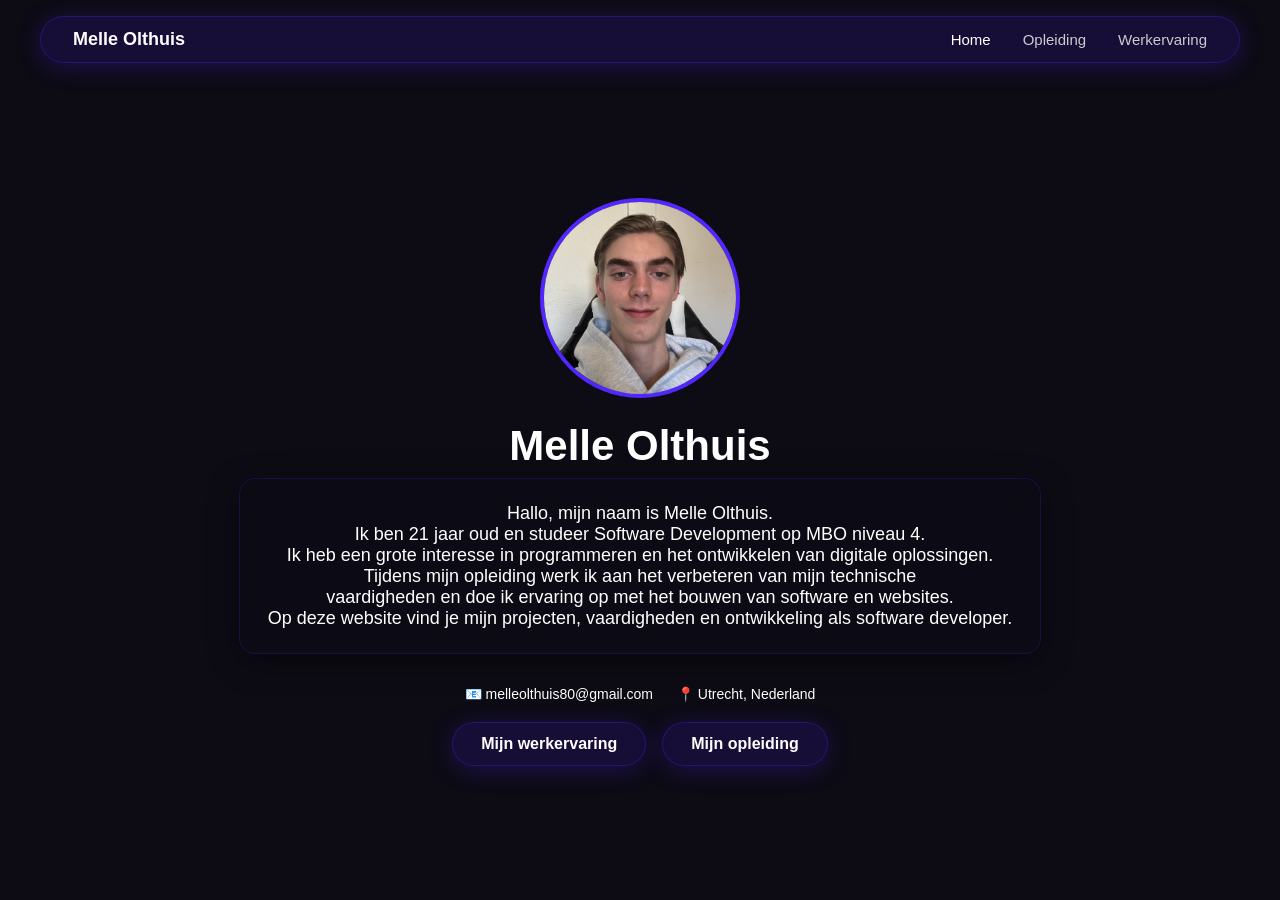
<file: index.html>
<!DOCTYPE html>
<html lang="nl">
<head>
    <meta charset="UTF-8">
    <meta name="viewport" content="width=device-width, initial-scale=1.0">
    <meta name="referrer" content="no-referrer">
    <title>Melle Olthuis – CV</title>
    <link rel="stylesheet" href="style.css">
</head>
<body class="home-page">

    <canvas id="fluid"></canvas>

    <nav>
        <a href="index.html" class="brand">Melle Olthuis</a>
        <a href="index.html" class="active">Home</a>
        <a href="opleiding.html">Opleiding</a>
        <a href="werkervaring.html">Werkervaring</a>
    </nav>

    <div class="hero">
        <div class="hero-content">
            <img class="avatar" src="IMG_7895.jpeg" alt="Foto van Melle Olthuis">
            <h1>Melle Olthuis</h1>
            <p class="subtitle">
                Hallo, mijn naam is Melle Olthuis.<br>
                Ik ben 21 jaar oud en studeer Software Development op MBO niveau 4.<br>
                Ik heb een grote interesse in programmeren en het ontwikkelen van digitale oplossingen.<br>
                Tijdens mijn opleiding werk ik aan het verbeteren van mijn technische<br> vaardigheden en doe ik ervaring op met het bouwen van software en websites.<br>
                Op deze website vind je mijn projecten, vaardigheden en ontwikkeling als software developer.
            </p>
            <div class="contact-bar">
                <span>📧 melleolthuis80@gmail.com</span>
                <span>📍 Utrecht, Nederland</span>
            </div>
            <div class="cta-links">
                <a href="werkervaring.html" class="btn-primary">Mijn werkervaring</a>
                <a href="opleiding.html" class="btn-secondary">Mijn opleiding</a>
            </div>
        </div>
    </div>

    <script>
    (function () {
        const canvas = document.getElementById('fluid');
        if (!canvas) return;

        function pointerPrototype() {
            this.id = -1;
            this.texcoordX = 0;
            this.texcoordY = 0;
            this.prevTexcoordX = 0;
            this.prevTexcoordY = 0;
            this.deltaX = 0;
            this.deltaY = 0;
            this.down = false;
            this.moved = false;
            this.color = [0, 0, 0];
        }

        const config = {
            SIM_RESOLUTION: 128,
            DYE_RESOLUTION: 1440,
            DENSITY_DISSIPATION: 3.5,
            VELOCITY_DISSIPATION: 2,
            PRESSURE: 0.1,
            PRESSURE_ITERATIONS: 20,
            CURL: 3,
            SPLAT_RADIUS: 0.2,
            SPLAT_FORCE: 6000,
            SHADING: true,
            COLOR_UPDATE_SPEED: 10,
            PAUSED: false,
            TRANSPARENT: true
        };

        let pointers = [new pointerPrototype()];

        const { gl, ext } = getWebGLContext(canvas);
        if (!ext.supportLinearFiltering) {
            config.DYE_RESOLUTION = 256;
            config.SHADING = false;
        }

        function getWebGLContext(canvas) {
            const params = { alpha: true, depth: false, stencil: false, antialias: false, preserveDrawingBuffer: false };
            let gl = canvas.getContext('webgl2', params);
            const isWebGL2 = !!gl;
            if (!isWebGL2) gl = canvas.getContext('webgl', params) || canvas.getContext('experimental-webgl', params);
            let halfFloat;
            let supportLinearFiltering;
            if (isWebGL2) {
                gl.getExtension('EXT_color_buffer_float');
                supportLinearFiltering = gl.getExtension('OES_texture_float_linear');
            } else {
                halfFloat = gl.getExtension('OES_texture_half_float');
                supportLinearFiltering = gl.getExtension('OES_texture_half_float_linear');
            }
            gl.clearColor(0.0, 0.0, 0.0, 1.0);
            const halfFloatTexType = isWebGL2 ? gl.HALF_FLOAT : halfFloat && halfFloat.HALF_FLOAT_OES;
            let formatRGBA, formatRG, formatR;
            if (isWebGL2) {
                formatRGBA = getSupportedFormat(gl, gl.RGBA16F, gl.RGBA, halfFloatTexType);
                formatRG   = getSupportedFormat(gl, gl.RG16F,   gl.RG,   halfFloatTexType);
                formatR    = getSupportedFormat(gl, gl.R16F,    gl.RED,  halfFloatTexType);
            } else {
                formatRGBA = getSupportedFormat(gl, gl.RGBA, gl.RGBA, halfFloatTexType);
                formatRG   = getSupportedFormat(gl, gl.RGBA, gl.RGBA, halfFloatTexType);
                formatR    = getSupportedFormat(gl, gl.RGBA, gl.RGBA, halfFloatTexType);
            }
            return { gl, ext: { formatRGBA, formatRG, formatR, halfFloatTexType, supportLinearFiltering } };
        }

        function getSupportedFormat(gl, internalFormat, format, type) {
            if (!supportRenderTextureFormat(gl, internalFormat, format, type)) {
                switch (internalFormat) {
                    case gl.R16F:  return getSupportedFormat(gl, gl.RG16F,   gl.RG,   type);
                    case gl.RG16F: return getSupportedFormat(gl, gl.RGBA16F, gl.RGBA, type);
                    default: return null;
                }
            }
            return { internalFormat, format };
        }

        function supportRenderTextureFormat(gl, internalFormat, format, type) {
            const texture = gl.createTexture();
            gl.bindTexture(gl.TEXTURE_2D, texture);
            gl.texParameteri(gl.TEXTURE_2D, gl.TEXTURE_MIN_FILTER, gl.NEAREST);
            gl.texParameteri(gl.TEXTURE_2D, gl.TEXTURE_MAG_FILTER, gl.NEAREST);
            gl.texParameteri(gl.TEXTURE_2D, gl.TEXTURE_WRAP_S, gl.CLAMP_TO_EDGE);
            gl.texParameteri(gl.TEXTURE_2D, gl.TEXTURE_WRAP_T, gl.CLAMP_TO_EDGE);
            gl.texImage2D(gl.TEXTURE_2D, 0, internalFormat, 4, 4, 0, format, type, null);
            const fbo = gl.createFramebuffer();
            gl.bindFramebuffer(gl.FRAMEBUFFER, fbo);
            gl.framebufferTexture2D(gl.FRAMEBUFFER, gl.COLOR_ATTACHMENT0, gl.TEXTURE_2D, texture, 0);
            return gl.checkFramebufferStatus(gl.FRAMEBUFFER) === gl.FRAMEBUFFER_COMPLETE;
        }

        class Material {
            constructor(vertexShader, fragmentShaderSource) {
                this.vertexShader = vertexShader;
                this.fragmentShaderSource = fragmentShaderSource;
                this.programs = [];
                this.activeProgram = null;
                this.uniforms = [];
            }
            setKeywords(keywords) {
                let hash = 0;
                for (let i = 0; i < keywords.length; i++) hash += hashCode(keywords[i]);
                let program = this.programs[hash];
                if (program == null) {
                    let fragmentShader = compileShader(gl.FRAGMENT_SHADER, this.fragmentShaderSource, keywords);
                    program = createProgram(this.vertexShader, fragmentShader);
                    this.programs[hash] = program;
                }
                if (program === this.activeProgram) return;
                this.uniforms = getUniforms(program);
                this.activeProgram = program;
            }
            bind() { gl.useProgram(this.activeProgram); }
        }

        class Program {
            constructor(vertexShader, fragmentShader) {
                this.uniforms = {};
                this.program = createProgram(vertexShader, fragmentShader);
                this.uniforms = getUniforms(this.program);
            }
            bind() { gl.useProgram(this.program); }
        }

        function createProgram(vertexShader, fragmentShader) {
            let program = gl.createProgram();
            gl.attachShader(program, vertexShader);
            gl.attachShader(program, fragmentShader);
            gl.linkProgram(program);
            if (!gl.getProgramParameter(program, gl.LINK_STATUS)) console.trace(gl.getProgramInfoLog(program));
            return program;
        }

        function getUniforms(program) {
            let uniforms = [];
            let uniformCount = gl.getProgramParameter(program, gl.ACTIVE_UNIFORMS);
            for (let i = 0; i < uniformCount; i++) {
                let uniformName = gl.getActiveUniform(program, i).name;
                uniforms[uniformName] = gl.getUniformLocation(program, uniformName);
            }
            return uniforms;
        }

        function compileShader(type, source, keywords) {
            source = addKeywords(source, keywords);
            const shader = gl.createShader(type);
            gl.shaderSource(shader, source);
            gl.compileShader(shader);
            if (!gl.getShaderParameter(shader, gl.COMPILE_STATUS)) console.trace(gl.getShaderInfoLog(shader));
            return shader;
        }

        function addKeywords(source, keywords) {
            if (!keywords) return source;
            let keywordsString = '';
            keywords.forEach(keyword => { keywordsString += '#define ' + keyword + '\n'; });
            return keywordsString + source;
        }

        function hashCode(s) {
            if (s.length === 0) return 0;
            let hash = 0;
            for (let i = 0; i < s.length; i++) {
                hash = (hash << 5) - hash + s.charCodeAt(i);
                hash |= 0;
            }
            return hash;
        }

        const baseVertexShader = compileShader(gl.VERTEX_SHADER, `
            precision highp float;
            attribute vec2 aPosition;
            varying vec2 vUv;
            varying vec2 vL;
            varying vec2 vR;
            varying vec2 vT;
            varying vec2 vB;
            uniform vec2 texelSize;
            void main () {
                vUv = aPosition * 0.5 + 0.5;
                vL = vUv - vec2(texelSize.x, 0.0);
                vR = vUv + vec2(texelSize.x, 0.0);
                vT = vUv + vec2(0.0, texelSize.y);
                vB = vUv - vec2(0.0, texelSize.y);
                gl_Position = vec4(aPosition, 0.0, 1.0);
            }
        `);

        const copyShader = compileShader(gl.FRAGMENT_SHADER, `
            precision mediump float;
            precision mediump sampler2D;
            varying highp vec2 vUv;
            uniform sampler2D uTexture;
            void main () { gl_FragColor = texture2D(uTexture, vUv); }
        `);

        const clearShader = compileShader(gl.FRAGMENT_SHADER, `
            precision mediump float;
            precision mediump sampler2D;
            varying highp vec2 vUv;
            uniform sampler2D uTexture;
            uniform float value;
            void main () { gl_FragColor = value * texture2D(uTexture, vUv); }
        `);

        const displayShaderSource = `
            precision highp float;
            precision highp sampler2D;
            varying vec2 vUv;
            varying vec2 vL;
            varying vec2 vR;
            varying vec2 vT;
            varying vec2 vB;
            uniform sampler2D uTexture;
            uniform vec2 texelSize;
            void main () {
                vec3 c = texture2D(uTexture, vUv).rgb;
                #ifdef SHADING
                    vec3 lc = texture2D(uTexture, vL).rgb;
                    vec3 rc = texture2D(uTexture, vR).rgb;
                    vec3 tc = texture2D(uTexture, vT).rgb;
                    vec3 bc = texture2D(uTexture, vB).rgb;
                    float dx = length(rc) - length(lc);
                    float dy = length(tc) - length(bc);
                    vec3 n = normalize(vec3(dx, dy, length(texelSize)));
                    vec3 l = vec3(0.0, 0.0, 1.0);
                    float diffuse = clamp(dot(n, l) + 0.7, 0.7, 1.0);
                    c *= diffuse;
                #endif
                float a = max(c.r, max(c.g, c.b));
                gl_FragColor = vec4(c, a);
            }
        `;

        const splatShader = compileShader(gl.FRAGMENT_SHADER, `
            precision highp float;
            precision highp sampler2D;
            varying vec2 vUv;
            uniform sampler2D uTarget;
            uniform float aspectRatio;
            uniform vec3 color;
            uniform vec2 point;
            uniform float radius;
            void main () {
                vec2 p = vUv - point.xy;
                p.x *= aspectRatio;
                vec3 splat = exp(-dot(p, p) / radius) * color;
                vec3 base = texture2D(uTarget, vUv).xyz;
                gl_FragColor = vec4(base + splat, 1.0);
            }
        `);

        const advectionShader = compileShader(gl.FRAGMENT_SHADER, `
            precision highp float;
            precision highp sampler2D;
            varying vec2 vUv;
            uniform sampler2D uVelocity;
            uniform sampler2D uSource;
            uniform vec2 texelSize;
            uniform vec2 dyeTexelSize;
            uniform float dt;
            uniform float dissipation;
            vec4 bilerp (sampler2D sam, vec2 uv, vec2 tsize) {
                vec2 st = uv / tsize - 0.5;
                vec2 iuv = floor(st);
                vec2 fuv = fract(st);
                vec4 a = texture2D(sam, (iuv + vec2(0.5, 0.5)) * tsize);
                vec4 b = texture2D(sam, (iuv + vec2(1.5, 0.5)) * tsize);
                vec4 c = texture2D(sam, (iuv + vec2(0.5, 1.5)) * tsize);
                vec4 d = texture2D(sam, (iuv + vec2(1.5, 1.5)) * tsize);
                return mix(mix(a, b, fuv.x), mix(c, d, fuv.x), fuv.y);
            }
            void main () {
                #ifdef MANUAL_FILTERING
                    vec2 coord = vUv - dt * bilerp(uVelocity, vUv, texelSize).xy * texelSize;
                    vec4 result = bilerp(uSource, coord, dyeTexelSize);
                #else
                    vec2 coord = vUv - dt * texture2D(uVelocity, vUv).xy * texelSize;
                    vec4 result = texture2D(uSource, coord);
                #endif
                float decay = 1.0 + dissipation * dt;
                gl_FragColor = result / decay;
            }
        `, ext.supportLinearFiltering ? null : ['MANUAL_FILTERING']);

        const divergenceShader = compileShader(gl.FRAGMENT_SHADER, `
            precision mediump float;
            precision mediump sampler2D;
            varying highp vec2 vUv;
            varying highp vec2 vL;
            varying highp vec2 vR;
            varying highp vec2 vT;
            varying highp vec2 vB;
            uniform sampler2D uVelocity;
            void main () {
                float L = texture2D(uVelocity, vL).x;
                float R = texture2D(uVelocity, vR).x;
                float T = texture2D(uVelocity, vT).y;
                float B = texture2D(uVelocity, vB).y;
                vec2 C = texture2D(uVelocity, vUv).xy;
                if (vL.x < 0.0) { L = -C.x; }
                if (vR.x > 1.0) { R = -C.x; }
                if (vT.y > 1.0) { T = -C.y; }
                if (vB.y < 0.0) { B = -C.y; }
                float div = 0.5 * (R - L + T - B);
                gl_FragColor = vec4(div, 0.0, 0.0, 1.0);
            }
        `);

        const curlShader = compileShader(gl.FRAGMENT_SHADER, `
            precision mediump float;
            precision mediump sampler2D;
            varying highp vec2 vUv;
            varying highp vec2 vL;
            varying highp vec2 vR;
            varying highp vec2 vT;
            varying highp vec2 vB;
            uniform sampler2D uVelocity;
            void main () {
                float L = texture2D(uVelocity, vL).y;
                float R = texture2D(uVelocity, vR).y;
                float T = texture2D(uVelocity, vT).x;
                float B = texture2D(uVelocity, vB).x;
                float vorticity = R - L - T + B;
                gl_FragColor = vec4(0.5 * vorticity, 0.0, 0.0, 1.0);
            }
        `);

        const vorticityShader = compileShader(gl.FRAGMENT_SHADER, `
            precision highp float;
            precision highp sampler2D;
            varying vec2 vUv;
            varying vec2 vL;
            varying vec2 vR;
            varying vec2 vT;
            varying vec2 vB;
            uniform sampler2D uVelocity;
            uniform sampler2D uCurl;
            uniform float curl;
            uniform float dt;
            void main () {
                float L = texture2D(uCurl, vL).x;
                float R = texture2D(uCurl, vR).x;
                float T = texture2D(uCurl, vT).x;
                float B = texture2D(uCurl, vB).x;
                float C = texture2D(uCurl, vUv).x;
                vec2 force = 0.5 * vec2(abs(T) - abs(B), abs(R) - abs(L));
                force /= length(force) + 0.0001;
                force *= curl * C;
                force.y *= -1.0;
                vec2 velocity = texture2D(uVelocity, vUv).xy;
                velocity += force * dt;
                velocity = min(max(velocity, -1000.0), 1000.0);
                gl_FragColor = vec4(velocity, 0.0, 1.0);
            }
        `);

        const pressureShader = compileShader(gl.FRAGMENT_SHADER, `
            precision mediump float;
            precision mediump sampler2D;
            varying highp vec2 vUv;
            varying highp vec2 vL;
            varying highp vec2 vR;
            varying highp vec2 vT;
            varying highp vec2 vB;
            uniform sampler2D uPressure;
            uniform sampler2D uDivergence;
            void main () {
                float L = texture2D(uPressure, vL).x;
                float R = texture2D(uPressure, vR).x;
                float T = texture2D(uPressure, vT).x;
                float B = texture2D(uPressure, vB).x;
                float divergence = texture2D(uDivergence, vUv).x;
                float pressure = (L + R + B + T - divergence) * 0.25;
                gl_FragColor = vec4(pressure, 0.0, 0.0, 1.0);
            }
        `);

        const gradientSubtractShader = compileShader(gl.FRAGMENT_SHADER, `
            precision mediump float;
            precision mediump sampler2D;
            varying highp vec2 vUv;
            varying highp vec2 vL;
            varying highp vec2 vR;
            varying highp vec2 vT;
            varying highp vec2 vB;
            uniform sampler2D uPressure;
            uniform sampler2D uVelocity;
            void main () {
                float L = texture2D(uPressure, vL).x;
                float R = texture2D(uPressure, vR).x;
                float T = texture2D(uPressure, vT).x;
                float B = texture2D(uPressure, vB).x;
                vec2 velocity = texture2D(uVelocity, vUv).xy;
                velocity.xy -= vec2(R - L, T - B);
                gl_FragColor = vec4(velocity, 0.0, 1.0);
            }
        `);

        const blit = (() => {
            gl.bindBuffer(gl.ARRAY_BUFFER, gl.createBuffer());
            gl.bufferData(gl.ARRAY_BUFFER, new Float32Array([-1, -1, -1, 1, 1, 1, 1, -1]), gl.STATIC_DRAW);
            gl.bindBuffer(gl.ELEMENT_ARRAY_BUFFER, gl.createBuffer());
            gl.bufferData(gl.ELEMENT_ARRAY_BUFFER, new Uint16Array([0, 1, 2, 0, 2, 3]), gl.STATIC_DRAW);
            gl.vertexAttribPointer(0, 2, gl.FLOAT, false, 0, 0);
            gl.enableVertexAttribArray(0);
            return (target, clear = false) => {
                if (target == null) {
                    gl.viewport(0, 0, gl.drawingBufferWidth, gl.drawingBufferHeight);
                    gl.bindFramebuffer(gl.FRAMEBUFFER, null);
                } else {
                    gl.viewport(0, 0, target.width, target.height);
                    gl.bindFramebuffer(gl.FRAMEBUFFER, target.fbo);
                }
                if (clear) {
                    gl.clearColor(0.0, 0.0, 0.0, 1.0);
                    gl.clear(gl.COLOR_BUFFER_BIT);
                }
                gl.drawElements(gl.TRIANGLES, 6, gl.UNSIGNED_SHORT, 0);
            };
        })();

        let dye, velocity, divergence, curl, pressure;

        const copyProgram          = new Program(baseVertexShader, copyShader);
        const clearProgram         = new Program(baseVertexShader, clearShader);
        const splatProgram         = new Program(baseVertexShader, splatShader);
        const advectionProgram     = new Program(baseVertexShader, advectionShader);
        const divergenceProgram    = new Program(baseVertexShader, divergenceShader);
        const curlProgram          = new Program(baseVertexShader, curlShader);
        const vorticityProgram     = new Program(baseVertexShader, vorticityShader);
        const pressureProgram      = new Program(baseVertexShader, pressureShader);
        const gradienSubtractProgram = new Program(baseVertexShader, gradientSubtractShader);
        const displayMaterial      = new Material(baseVertexShader, displayShaderSource);

        function initFramebuffers() {
            let simRes = getResolution(config.SIM_RESOLUTION);
            let dyeRes = getResolution(config.DYE_RESOLUTION);
            const texType   = ext.halfFloatTexType;
            const rgba      = ext.formatRGBA;
            const rg        = ext.formatRG;
            const r         = ext.formatR;
            const filtering = ext.supportLinearFiltering ? gl.LINEAR : gl.NEAREST;
            gl.disable(gl.BLEND);
            if (!dye)
                dye = createDoubleFBO(dyeRes.width, dyeRes.height, rgba.internalFormat, rgba.format, texType, filtering);
            else
                dye = resizeDoubleFBO(dye, dyeRes.width, dyeRes.height, rgba.internalFormat, rgba.format, texType, filtering);
            if (!velocity)
                velocity = createDoubleFBO(simRes.width, simRes.height, rg.internalFormat, rg.format, texType, filtering);
            else
                velocity = resizeDoubleFBO(velocity, simRes.width, simRes.height, rg.internalFormat, rg.format, texType, filtering);
            divergence = createFBO(simRes.width, simRes.height, r.internalFormat, r.format, texType, gl.NEAREST);
            curl       = createFBO(simRes.width, simRes.height, r.internalFormat, r.format, texType, gl.NEAREST);
            pressure   = createDoubleFBO(simRes.width, simRes.height, r.internalFormat, r.format, texType, gl.NEAREST);
        }

        function createFBO(w, h, internalFormat, format, type, param) {
            gl.activeTexture(gl.TEXTURE0);
            let texture = gl.createTexture();
            gl.bindTexture(gl.TEXTURE_2D, texture);
            gl.texParameteri(gl.TEXTURE_2D, gl.TEXTURE_MIN_FILTER, param);
            gl.texParameteri(gl.TEXTURE_2D, gl.TEXTURE_MAG_FILTER, param);
            gl.texParameteri(gl.TEXTURE_2D, gl.TEXTURE_WRAP_S, gl.CLAMP_TO_EDGE);
            gl.texParameteri(gl.TEXTURE_2D, gl.TEXTURE_WRAP_T, gl.CLAMP_TO_EDGE);
            gl.texImage2D(gl.TEXTURE_2D, 0, internalFormat, w, h, 0, format, type, null);
            let fbo = gl.createFramebuffer();
            gl.bindFramebuffer(gl.FRAMEBUFFER, fbo);
            gl.framebufferTexture2D(gl.FRAMEBUFFER, gl.COLOR_ATTACHMENT0, gl.TEXTURE_2D, texture, 0);
            gl.viewport(0, 0, w, h);
            gl.clear(gl.COLOR_BUFFER_BIT);
            let texelSizeX = 1.0 / w;
            let texelSizeY = 1.0 / h;
            return {
                texture, fbo, width: w, height: h, texelSizeX, texelSizeY,
                attach(id) {
                    gl.activeTexture(gl.TEXTURE0 + id);
                    gl.bindTexture(gl.TEXTURE_2D, texture);
                    return id;
                }
            };
        }

        function createDoubleFBO(w, h, internalFormat, format, type, param) {
            let fbo1 = createFBO(w, h, internalFormat, format, type, param);
            let fbo2 = createFBO(w, h, internalFormat, format, type, param);
            return {
                width: w, height: h,
                texelSizeX: fbo1.texelSizeX, texelSizeY: fbo1.texelSizeY,
                get read()   { return fbo1; },
                set read(v)  { fbo1 = v; },
                get write()  { return fbo2; },
                set write(v) { fbo2 = v; },
                swap()       { let t = fbo1; fbo1 = fbo2; fbo2 = t; }
            };
        }

        function resizeFBO(target, w, h, internalFormat, format, type, param) {
            let newFBO = createFBO(w, h, internalFormat, format, type, param);
            copyProgram.bind();
            gl.uniform1i(copyProgram.uniforms.uTexture, target.attach(0));
            blit(newFBO);
            return newFBO;
        }

        function resizeDoubleFBO(target, w, h, internalFormat, format, type, param) {
            if (target.width === w && target.height === h) return target;
            target.read  = resizeFBO(target.read, w, h, internalFormat, format, type, param);
            target.write = createFBO(w, h, internalFormat, format, type, param);
            target.width = w; target.height = h;
            target.texelSizeX = 1.0 / w; target.texelSizeY = 1.0 / h;
            return target;
        }

        function updateKeywords() {
            let displayKeywords = [];
            if (config.SHADING) displayKeywords.push('SHADING');
            displayMaterial.setKeywords(displayKeywords);
        }

        updateKeywords();
        initFramebuffers();

        let lastUpdateTime = Date.now();
        let colorUpdateTimer = 0.0;

        function updateFrame() {
            const dt = calcDeltaTime();
            if (resizeCanvas()) initFramebuffers();
            updateColors(dt);
            applyInputs();
            step(dt);
            render(null);
            requestAnimationFrame(updateFrame);
        }

        function calcDeltaTime() {
            let now = Date.now();
            let dt = (now - lastUpdateTime) / 1000;
            dt = Math.min(dt, 0.016666);
            lastUpdateTime = now;
            return dt;
        }

        function resizeCanvas() {
            let width  = scaleByPixelRatio(canvas.clientWidth);
            let height = scaleByPixelRatio(canvas.clientHeight);
            if (canvas.width !== width || canvas.height !== height) {
                canvas.width  = width;
                canvas.height = height;
                return true;
            }
            return false;
        }

        function updateColors(dt) {
            colorUpdateTimer += dt * config.COLOR_UPDATE_SPEED;
            if (colorUpdateTimer >= 1) {
                colorUpdateTimer = wrap(colorUpdateTimer, 0, 1);
                pointers.forEach(p => { p.color = generateColor(); });
            }
        }

        function applyInputs() {
            pointers.forEach(p => { if (p.moved) { p.moved = false; splatPointer(p); } });
        }

        function step(dt) {
            gl.disable(gl.BLEND);
            curlProgram.bind();
            gl.uniform2f(curlProgram.uniforms.texelSize, velocity.texelSizeX, velocity.texelSizeY);
            gl.uniform1i(curlProgram.uniforms.uVelocity, velocity.read.attach(0));
            blit(curl);

            vorticityProgram.bind();
            gl.uniform2f(vorticityProgram.uniforms.texelSize, velocity.texelSizeX, velocity.texelSizeY);
            gl.uniform1i(vorticityProgram.uniforms.uVelocity, velocity.read.attach(0));
            gl.uniform1i(vorticityProgram.uniforms.uCurl, curl.attach(1));
            gl.uniform1f(vorticityProgram.uniforms.curl, config.CURL);
            gl.uniform1f(vorticityProgram.uniforms.dt, dt);
            blit(velocity.write);
            velocity.swap();

            divergenceProgram.bind();
            gl.uniform2f(divergenceProgram.uniforms.texelSize, velocity.texelSizeX, velocity.texelSizeY);
            gl.uniform1i(divergenceProgram.uniforms.uVelocity, velocity.read.attach(0));
            blit(divergence);

            clearProgram.bind();
            gl.uniform1i(clearProgram.uniforms.uTexture, pressure.read.attach(0));
            gl.uniform1f(clearProgram.uniforms.value, config.PRESSURE);
            blit(pressure.write);
            pressure.swap();

            pressureProgram.bind();
            gl.uniform2f(pressureProgram.uniforms.texelSize, velocity.texelSizeX, velocity.texelSizeY);
            gl.uniform1i(pressureProgram.uniforms.uDivergence, divergence.attach(0));
            for (let i = 0; i < config.PRESSURE_ITERATIONS; i++) {
                gl.uniform1i(pressureProgram.uniforms.uPressure, pressure.read.attach(1));
                blit(pressure.write);
                pressure.swap();
            }

            gradienSubtractProgram.bind();
            gl.uniform2f(gradienSubtractProgram.uniforms.texelSize, velocity.texelSizeX, velocity.texelSizeY);
            gl.uniform1i(gradienSubtractProgram.uniforms.uPressure, pressure.read.attach(0));
            gl.uniform1i(gradienSubtractProgram.uniforms.uVelocity, velocity.read.attach(1));
            blit(velocity.write);
            velocity.swap();

            advectionProgram.bind();
            gl.uniform2f(advectionProgram.uniforms.texelSize, velocity.texelSizeX, velocity.texelSizeY);
            if (!ext.supportLinearFiltering)
                gl.uniform2f(advectionProgram.uniforms.dyeTexelSize, velocity.texelSizeX, velocity.texelSizeY);
            let velocityId = velocity.read.attach(0);
            gl.uniform1i(advectionProgram.uniforms.uVelocity, velocityId);
            gl.uniform1i(advectionProgram.uniforms.uSource, velocityId);
            gl.uniform1f(advectionProgram.uniforms.dt, dt);
            gl.uniform1f(advectionProgram.uniforms.dissipation, config.VELOCITY_DISSIPATION);
            blit(velocity.write);
            velocity.swap();

            if (!ext.supportLinearFiltering)
                gl.uniform2f(advectionProgram.uniforms.dyeTexelSize, dye.texelSizeX, dye.texelSizeY);
            gl.uniform1i(advectionProgram.uniforms.uVelocity, velocity.read.attach(0));
            gl.uniform1i(advectionProgram.uniforms.uSource, dye.read.attach(1));
            gl.uniform1f(advectionProgram.uniforms.dissipation, config.DENSITY_DISSIPATION);
            blit(dye.write);
            dye.swap();
        }

        function render(target) {
            gl.blendFunc(gl.ONE, gl.ONE_MINUS_SRC_ALPHA);
            gl.enable(gl.BLEND);
            drawDisplay(target);
        }

        function drawDisplay(target) {
            let width  = target == null ? gl.drawingBufferWidth  : target.width;
            let height = target == null ? gl.drawingBufferHeight : target.height;
            displayMaterial.bind();
            if (config.SHADING) gl.uniform2f(displayMaterial.uniforms.texelSize, 1.0 / width, 1.0 / height);
            gl.uniform1i(displayMaterial.uniforms.uTexture, dye.read.attach(0));
            blit(target);
        }

        function splatPointer(pointer) {
            let dx = pointer.deltaX * config.SPLAT_FORCE;
            let dy = pointer.deltaY * config.SPLAT_FORCE;
            splat(pointer.texcoordX, pointer.texcoordY, dx, dy, pointer.color);
        }

        function clickSplat(pointer) {
            const color = generateColor();
            color.r *= 10.0;
            color.g *= 10.0;
            color.b *= 10.0;
            let dx = 10 * (Math.random() - 0.5);
            let dy = 30 * (Math.random() - 0.5);
            splat(pointer.texcoordX, pointer.texcoordY, dx, dy, color);
        }

        function splat(x, y, dx, dy, color) {
            splatProgram.bind();
            gl.uniform1i(splatProgram.uniforms.uTarget, velocity.read.attach(0));
            gl.uniform1f(splatProgram.uniforms.aspectRatio, canvas.width / canvas.height);
            gl.uniform2f(splatProgram.uniforms.point, x, y);
            gl.uniform3f(splatProgram.uniforms.color, dx, dy, 0.0);
            gl.uniform1f(splatProgram.uniforms.radius, correctRadius(config.SPLAT_RADIUS / 100.0));
            blit(velocity.write);
            velocity.swap();
            gl.uniform1i(splatProgram.uniforms.uTarget, dye.read.attach(0));
            gl.uniform3f(splatProgram.uniforms.color, color.r, color.g, color.b);
            blit(dye.write);
            dye.swap();
        }

        function correctRadius(radius) {
            let aspectRatio = canvas.width / canvas.height;
            if (aspectRatio > 1) radius *= aspectRatio;
            return radius;
        }

        function updatePointerDownData(pointer, id, posX, posY) {
            pointer.id = id;
            pointer.down = true;
            pointer.moved = false;
            pointer.texcoordX = posX / canvas.width;
            pointer.texcoordY = 1.0 - posY / canvas.height;
            pointer.prevTexcoordX = pointer.texcoordX;
            pointer.prevTexcoordY = pointer.texcoordY;
            pointer.deltaX = 0;
            pointer.deltaY = 0;
            pointer.color = generateColor();
        }

        function updatePointerMoveData(pointer, posX, posY, color) {
            pointer.prevTexcoordX = pointer.texcoordX;
            pointer.prevTexcoordY = pointer.texcoordY;
            pointer.texcoordX = posX / canvas.width;
            pointer.texcoordY = 1.0 - posY / canvas.height;
            pointer.deltaX = correctDeltaX(pointer.texcoordX - pointer.prevTexcoordX);
            pointer.deltaY = correctDeltaY(pointer.texcoordY - pointer.prevTexcoordY);
            pointer.moved = Math.abs(pointer.deltaX) > 0 || Math.abs(pointer.deltaY) > 0;
            pointer.color = color;
        }

        function updatePointerUpData(pointer) { pointer.down = false; }

        function correctDeltaX(delta) {
            let aspectRatio = canvas.width / canvas.height;
            if (aspectRatio < 1) delta *= aspectRatio;
            return delta;
        }

        function correctDeltaY(delta) {
            let aspectRatio = canvas.width / canvas.height;
            if (aspectRatio > 1) delta /= aspectRatio;
            return delta;
        }

        function generateColor() {
            let c = HSVtoRGB(Math.random(), 1.0, 1.0);
            c.r *= 0.15;
            c.g *= 0.15;
            c.b *= 0.15;
            return c;
        }

        function HSVtoRGB(h, s, v) {
            let r, g, b, i, f, p, q, t;
            i = Math.floor(h * 6);
            f = h * 6 - i;
            p = v * (1 - s);
            q = v * (1 - f * s);
            t = v * (1 - (1 - f) * s);
            switch (i % 6) {
                case 0: r = v; g = t; b = p; break;
                case 1: r = q; g = v; b = p; break;
                case 2: r = p; g = v; b = t; break;
                case 3: r = p; g = q; b = v; break;
                case 4: r = t; g = p; b = v; break;
                case 5: r = v; g = p; b = q; break;
                default: break;
            }
            return { r, g, b };
        }

        function wrap(value, min, max) {
            const range = max - min;
            if (range === 0) return min;
            return ((value - min) % range) + min;
        }

        function getResolution(resolution) {
            let aspectRatio = gl.drawingBufferWidth / gl.drawingBufferHeight;
            if (aspectRatio < 1) aspectRatio = 1.0 / aspectRatio;
            const min = Math.round(resolution);
            const max = Math.round(resolution * aspectRatio);
            if (gl.drawingBufferWidth > gl.drawingBufferHeight) return { width: max, height: min };
            else return { width: min, height: max };
        }

        function scaleByPixelRatio(input) {
            const pixelRatio = window.devicePixelRatio || 1;
            return Math.floor(input * pixelRatio);
        }

        window.addEventListener('mousedown', function (e) {
            let pointer = pointers[0];
            let posX = scaleByPixelRatio(e.clientX);
            let posY = scaleByPixelRatio(e.clientY);
            updatePointerDownData(pointer, -1, posX, posY);
            clickSplat(pointer);
        });

        let firstMove = false;
        window.addEventListener('mousemove', function (e) {
            let pointer = pointers[0];
            let posX = scaleByPixelRatio(e.clientX);
            let posY = scaleByPixelRatio(e.clientY);
            if (!firstMove) {
                updatePointerMoveData(pointer, posX, posY, generateColor());
                firstMove = true;
            } else {
                updatePointerMoveData(pointer, posX, posY, pointer.color);
            }
        });

        window.addEventListener('touchstart', function (e) {
            const touches = e.targetTouches;
            let pointer = pointers[0];
            for (let i = 0; i < touches.length; i++) {
                updatePointerDownData(pointer, touches[i].identifier,
                    scaleByPixelRatio(touches[i].clientX), scaleByPixelRatio(touches[i].clientY));
            }
        });

        window.addEventListener('touchmove', function (e) {
            const touches = e.targetTouches;
            let pointer = pointers[0];
            for (let i = 0; i < touches.length; i++) {
                updatePointerMoveData(pointer,
                    scaleByPixelRatio(touches[i].clientX), scaleByPixelRatio(touches[i].clientY), pointer.color);
            }
        }, false);

        window.addEventListener('touchend', function (e) {
            const touches = e.changedTouches;
            let pointer = pointers[0];
            for (let i = 0; i < touches.length; i++) updatePointerUpData(pointer);
        });

        requestAnimationFrame(updateFrame);
    })();
    </script>

</body>
</html>
</file>
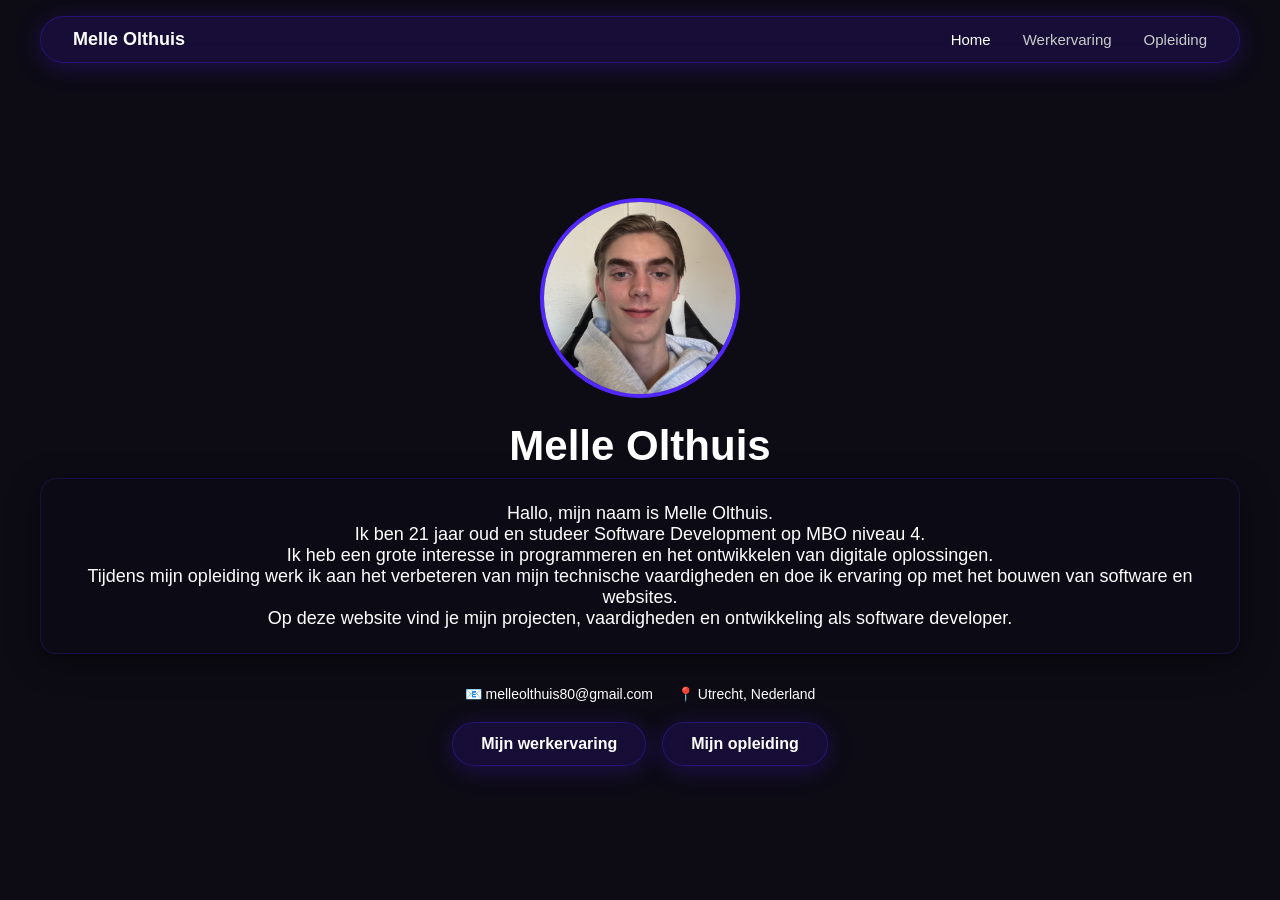
<file: home.html>
<!DOCTYPE html>
<html lang="nl">
<head>
    <meta charset="UTF-8">
    <meta name="viewport" content="width=device-width, initial-scale=1.0">
    <meta name="referrer" content="no-referrer">
    <title>Melle Olthuis – CV</title>
    <link rel="stylesheet" href="style.css">
</head>
<body class="home-page">

    <canvas id="fluid"></canvas>

    <nav>
        <span class="brand">Melle Olthuis</span>
        <a href="home.html" class="active">Home</a>
        <a href="werkervaring.html">Werkervaring</a>
        <a href="opleiding.html">Opleiding</a>
    </nav>

    <div class="hero">
        <div class="hero-content">
            <img class="avatar" src="IMG_7895.jpeg" alt="Foto van Melle Olthuis">
            <h1>Melle Olthuis</h1>
            <p class="subtitle">
                Hallo, mijn naam is Melle Olthuis.<br>
                Ik ben 21 jaar oud en studeer Software Development op MBO niveau 4.<br>
                Ik heb een grote interesse in programmeren en het ontwikkelen van digitale oplossingen.<br>
                Tijdens mijn opleiding werk ik aan het verbeteren van mijn technische vaardigheden en doe ik ervaring op met het bouwen van software en websites.<br>
                Op deze website vind je mijn projecten, vaardigheden en ontwikkeling als software developer.
            </p>
            <div class="contact-bar">
                <span>📧 melleolthuis80@gmail.com</span>
                <span>📍 Utrecht, Nederland</span>
            </div>
            <div class="cta-links">
                <a href="werkervaring.html" class="btn-primary">Mijn werkervaring</a>
                <a href="opleiding.html" class="btn-secondary">Mijn opleiding</a>
            </div>
        </div>
    </div>

    <script>
    (function () {
        const canvas = document.getElementById('fluid');
        if (!canvas) return;

        function pointerPrototype() {
            this.id = -1;
            this.texcoordX = 0;
            this.texcoordY = 0;
            this.prevTexcoordX = 0;
            this.prevTexcoordY = 0;
            this.deltaX = 0;
            this.deltaY = 0;
            this.down = false;
            this.moved = false;
            this.color = [0, 0, 0];
        }

        const config = {
            SIM_RESOLUTION: 128,
            DYE_RESOLUTION: 1440,
            DENSITY_DISSIPATION: 3.5,
            VELOCITY_DISSIPATION: 2,
            PRESSURE: 0.1,
            PRESSURE_ITERATIONS: 20,
            CURL: 3,
            SPLAT_RADIUS: 0.2,
            SPLAT_FORCE: 6000,
            SHADING: true,
            COLOR_UPDATE_SPEED: 10,
            PAUSED: false,
            TRANSPARENT: true
        };

        let pointers = [new pointerPrototype()];

        const { gl, ext } = getWebGLContext(canvas);
        if (!ext.supportLinearFiltering) {
            config.DYE_RESOLUTION = 256;
            config.SHADING = false;
        }

        function getWebGLContext(canvas) {
            const params = { alpha: true, depth: false, stencil: false, antialias: false, preserveDrawingBuffer: false };
            let gl = canvas.getContext('webgl2', params);
            const isWebGL2 = !!gl;
            if (!isWebGL2) gl = canvas.getContext('webgl', params) || canvas.getContext('experimental-webgl', params);
            let halfFloat;
            let supportLinearFiltering;
            if (isWebGL2) {
                gl.getExtension('EXT_color_buffer_float');
                supportLinearFiltering = gl.getExtension('OES_texture_float_linear');
            } else {
                halfFloat = gl.getExtension('OES_texture_half_float');
                supportLinearFiltering = gl.getExtension('OES_texture_half_float_linear');
            }
            gl.clearColor(0.0, 0.0, 0.0, 1.0);
            const halfFloatTexType = isWebGL2 ? gl.HALF_FLOAT : halfFloat && halfFloat.HALF_FLOAT_OES;
            let formatRGBA, formatRG, formatR;
            if (isWebGL2) {
                formatRGBA = getSupportedFormat(gl, gl.RGBA16F, gl.RGBA, halfFloatTexType);
                formatRG   = getSupportedFormat(gl, gl.RG16F,   gl.RG,   halfFloatTexType);
                formatR    = getSupportedFormat(gl, gl.R16F,    gl.RED,  halfFloatTexType);
            } else {
                formatRGBA = getSupportedFormat(gl, gl.RGBA, gl.RGBA, halfFloatTexType);
                formatRG   = getSupportedFormat(gl, gl.RGBA, gl.RGBA, halfFloatTexType);
                formatR    = getSupportedFormat(gl, gl.RGBA, gl.RGBA, halfFloatTexType);
            }
            return { gl, ext: { formatRGBA, formatRG, formatR, halfFloatTexType, supportLinearFiltering } };
        }

        function getSupportedFormat(gl, internalFormat, format, type) {
            if (!supportRenderTextureFormat(gl, internalFormat, format, type)) {
                switch (internalFormat) {
                    case gl.R16F:  return getSupportedFormat(gl, gl.RG16F,   gl.RG,   type);
                    case gl.RG16F: return getSupportedFormat(gl, gl.RGBA16F, gl.RGBA, type);
                    default: return null;
                }
            }
            return { internalFormat, format };
        }

        function supportRenderTextureFormat(gl, internalFormat, format, type) {
            const texture = gl.createTexture();
            gl.bindTexture(gl.TEXTURE_2D, texture);
            gl.texParameteri(gl.TEXTURE_2D, gl.TEXTURE_MIN_FILTER, gl.NEAREST);
            gl.texParameteri(gl.TEXTURE_2D, gl.TEXTURE_MAG_FILTER, gl.NEAREST);
            gl.texParameteri(gl.TEXTURE_2D, gl.TEXTURE_WRAP_S, gl.CLAMP_TO_EDGE);
            gl.texParameteri(gl.TEXTURE_2D, gl.TEXTURE_WRAP_T, gl.CLAMP_TO_EDGE);
            gl.texImage2D(gl.TEXTURE_2D, 0, internalFormat, 4, 4, 0, format, type, null);
            const fbo = gl.createFramebuffer();
            gl.bindFramebuffer(gl.FRAMEBUFFER, fbo);
            gl.framebufferTexture2D(gl.FRAMEBUFFER, gl.COLOR_ATTACHMENT0, gl.TEXTURE_2D, texture, 0);
            return gl.checkFramebufferStatus(gl.FRAMEBUFFER) === gl.FRAMEBUFFER_COMPLETE;
        }

        class Material {
            constructor(vertexShader, fragmentShaderSource) {
                this.vertexShader = vertexShader;
                this.fragmentShaderSource = fragmentShaderSource;
                this.programs = [];
                this.activeProgram = null;
                this.uniforms = [];
            }
            setKeywords(keywords) {
                let hash = 0;
                for (let i = 0; i < keywords.length; i++) hash += hashCode(keywords[i]);
                let program = this.programs[hash];
                if (program == null) {
                    let fragmentShader = compileShader(gl.FRAGMENT_SHADER, this.fragmentShaderSource, keywords);
                    program = createProgram(this.vertexShader, fragmentShader);
                    this.programs[hash] = program;
                }
                if (program === this.activeProgram) return;
                this.uniforms = getUniforms(program);
                this.activeProgram = program;
            }
            bind() { gl.useProgram(this.activeProgram); }
        }

        class Program {
            constructor(vertexShader, fragmentShader) {
                this.uniforms = {};
                this.program = createProgram(vertexShader, fragmentShader);
                this.uniforms = getUniforms(this.program);
            }
            bind() { gl.useProgram(this.program); }
        }

        function createProgram(vertexShader, fragmentShader) {
            let program = gl.createProgram();
            gl.attachShader(program, vertexShader);
            gl.attachShader(program, fragmentShader);
            gl.linkProgram(program);
            if (!gl.getProgramParameter(program, gl.LINK_STATUS)) console.trace(gl.getProgramInfoLog(program));
            return program;
        }

        function getUniforms(program) {
            let uniforms = [];
            let uniformCount = gl.getProgramParameter(program, gl.ACTIVE_UNIFORMS);
            for (let i = 0; i < uniformCount; i++) {
                let uniformName = gl.getActiveUniform(program, i).name;
                uniforms[uniformName] = gl.getUniformLocation(program, uniformName);
            }
            return uniforms;
        }

        function compileShader(type, source, keywords) {
            source = addKeywords(source, keywords);
            const shader = gl.createShader(type);
            gl.shaderSource(shader, source);
            gl.compileShader(shader);
            if (!gl.getShaderParameter(shader, gl.COMPILE_STATUS)) console.trace(gl.getShaderInfoLog(shader));
            return shader;
        }

        function addKeywords(source, keywords) {
            if (!keywords) return source;
            let keywordsString = '';
            keywords.forEach(keyword => { keywordsString += '#define ' + keyword + '\n'; });
            return keywordsString + source;
        }

        function hashCode(s) {
            if (s.length === 0) return 0;
            let hash = 0;
            for (let i = 0; i < s.length; i++) {
                hash = (hash << 5) - hash + s.charCodeAt(i);
                hash |= 0;
            }
            return hash;
        }

        const baseVertexShader = compileShader(gl.VERTEX_SHADER, `
            precision highp float;
            attribute vec2 aPosition;
            varying vec2 vUv;
            varying vec2 vL;
            varying vec2 vR;
            varying vec2 vT;
            varying vec2 vB;
            uniform vec2 texelSize;
            void main () {
                vUv = aPosition * 0.5 + 0.5;
                vL = vUv - vec2(texelSize.x, 0.0);
                vR = vUv + vec2(texelSize.x, 0.0);
                vT = vUv + vec2(0.0, texelSize.y);
                vB = vUv - vec2(0.0, texelSize.y);
                gl_Position = vec4(aPosition, 0.0, 1.0);
            }
        `);

        const copyShader = compileShader(gl.FRAGMENT_SHADER, `
            precision mediump float;
            precision mediump sampler2D;
            varying highp vec2 vUv;
            uniform sampler2D uTexture;
            void main () { gl_FragColor = texture2D(uTexture, vUv); }
        `);

        const clearShader = compileShader(gl.FRAGMENT_SHADER, `
            precision mediump float;
            precision mediump sampler2D;
            varying highp vec2 vUv;
            uniform sampler2D uTexture;
            uniform float value;
            void main () { gl_FragColor = value * texture2D(uTexture, vUv); }
        `);

        const displayShaderSource = `
            precision highp float;
            precision highp sampler2D;
            varying vec2 vUv;
            varying vec2 vL;
            varying vec2 vR;
            varying vec2 vT;
            varying vec2 vB;
            uniform sampler2D uTexture;
            uniform vec2 texelSize;
            void main () {
                vec3 c = texture2D(uTexture, vUv).rgb;
                #ifdef SHADING
                    vec3 lc = texture2D(uTexture, vL).rgb;
                    vec3 rc = texture2D(uTexture, vR).rgb;
                    vec3 tc = texture2D(uTexture, vT).rgb;
                    vec3 bc = texture2D(uTexture, vB).rgb;
                    float dx = length(rc) - length(lc);
                    float dy = length(tc) - length(bc);
                    vec3 n = normalize(vec3(dx, dy, length(texelSize)));
                    vec3 l = vec3(0.0, 0.0, 1.0);
                    float diffuse = clamp(dot(n, l) + 0.7, 0.7, 1.0);
                    c *= diffuse;
                #endif
                float a = max(c.r, max(c.g, c.b));
                gl_FragColor = vec4(c, a);
            }
        `;

        const splatShader = compileShader(gl.FRAGMENT_SHADER, `
            precision highp float;
            precision highp sampler2D;
            varying vec2 vUv;
            uniform sampler2D uTarget;
            uniform float aspectRatio;
            uniform vec3 color;
            uniform vec2 point;
            uniform float radius;
            void main () {
                vec2 p = vUv - point.xy;
                p.x *= aspectRatio;
                vec3 splat = exp(-dot(p, p) / radius) * color;
                vec3 base = texture2D(uTarget, vUv).xyz;
                gl_FragColor = vec4(base + splat, 1.0);
            }
        `);

        const advectionShader = compileShader(gl.FRAGMENT_SHADER, `
            precision highp float;
            precision highp sampler2D;
            varying vec2 vUv;
            uniform sampler2D uVelocity;
            uniform sampler2D uSource;
            uniform vec2 texelSize;
            uniform vec2 dyeTexelSize;
            uniform float dt;
            uniform float dissipation;
            vec4 bilerp (sampler2D sam, vec2 uv, vec2 tsize) {
                vec2 st = uv / tsize - 0.5;
                vec2 iuv = floor(st);
                vec2 fuv = fract(st);
                vec4 a = texture2D(sam, (iuv + vec2(0.5, 0.5)) * tsize);
                vec4 b = texture2D(sam, (iuv + vec2(1.5, 0.5)) * tsize);
                vec4 c = texture2D(sam, (iuv + vec2(0.5, 1.5)) * tsize);
                vec4 d = texture2D(sam, (iuv + vec2(1.5, 1.5)) * tsize);
                return mix(mix(a, b, fuv.x), mix(c, d, fuv.x), fuv.y);
            }
            void main () {
                #ifdef MANUAL_FILTERING
                    vec2 coord = vUv - dt * bilerp(uVelocity, vUv, texelSize).xy * texelSize;
                    vec4 result = bilerp(uSource, coord, dyeTexelSize);
                #else
                    vec2 coord = vUv - dt * texture2D(uVelocity, vUv).xy * texelSize;
                    vec4 result = texture2D(uSource, coord);
                #endif
                float decay = 1.0 + dissipation * dt;
                gl_FragColor = result / decay;
            }
        `, ext.supportLinearFiltering ? null : ['MANUAL_FILTERING']);

        const divergenceShader = compileShader(gl.FRAGMENT_SHADER, `
            precision mediump float;
            precision mediump sampler2D;
            varying highp vec2 vUv;
            varying highp vec2 vL;
            varying highp vec2 vR;
            varying highp vec2 vT;
            varying highp vec2 vB;
            uniform sampler2D uVelocity;
            void main () {
                float L = texture2D(uVelocity, vL).x;
                float R = texture2D(uVelocity, vR).x;
                float T = texture2D(uVelocity, vT).y;
                float B = texture2D(uVelocity, vB).y;
                vec2 C = texture2D(uVelocity, vUv).xy;
                if (vL.x < 0.0) { L = -C.x; }
                if (vR.x > 1.0) { R = -C.x; }
                if (vT.y > 1.0) { T = -C.y; }
                if (vB.y < 0.0) { B = -C.y; }
                float div = 0.5 * (R - L + T - B);
                gl_FragColor = vec4(div, 0.0, 0.0, 1.0);
            }
        `);

        const curlShader = compileShader(gl.FRAGMENT_SHADER, `
            precision mediump float;
            precision mediump sampler2D;
            varying highp vec2 vUv;
            varying highp vec2 vL;
            varying highp vec2 vR;
            varying highp vec2 vT;
            varying highp vec2 vB;
            uniform sampler2D uVelocity;
            void main () {
                float L = texture2D(uVelocity, vL).y;
                float R = texture2D(uVelocity, vR).y;
                float T = texture2D(uVelocity, vT).x;
                float B = texture2D(uVelocity, vB).x;
                float vorticity = R - L - T + B;
                gl_FragColor = vec4(0.5 * vorticity, 0.0, 0.0, 1.0);
            }
        `);

        const vorticityShader = compileShader(gl.FRAGMENT_SHADER, `
            precision highp float;
            precision highp sampler2D;
            varying vec2 vUv;
            varying vec2 vL;
            varying vec2 vR;
            varying vec2 vT;
            varying vec2 vB;
            uniform sampler2D uVelocity;
            uniform sampler2D uCurl;
            uniform float curl;
            uniform float dt;
            void main () {
                float L = texture2D(uCurl, vL).x;
                float R = texture2D(uCurl, vR).x;
                float T = texture2D(uCurl, vT).x;
                float B = texture2D(uCurl, vB).x;
                float C = texture2D(uCurl, vUv).x;
                vec2 force = 0.5 * vec2(abs(T) - abs(B), abs(R) - abs(L));
                force /= length(force) + 0.0001;
                force *= curl * C;
                force.y *= -1.0;
                vec2 velocity = texture2D(uVelocity, vUv).xy;
                velocity += force * dt;
                velocity = min(max(velocity, -1000.0), 1000.0);
                gl_FragColor = vec4(velocity, 0.0, 1.0);
            }
        `);

        const pressureShader = compileShader(gl.FRAGMENT_SHADER, `
            precision mediump float;
            precision mediump sampler2D;
            varying highp vec2 vUv;
            varying highp vec2 vL;
            varying highp vec2 vR;
            varying highp vec2 vT;
            varying highp vec2 vB;
            uniform sampler2D uPressure;
            uniform sampler2D uDivergence;
            void main () {
                float L = texture2D(uPressure, vL).x;
                float R = texture2D(uPressure, vR).x;
                float T = texture2D(uPressure, vT).x;
                float B = texture2D(uPressure, vB).x;
                float divergence = texture2D(uDivergence, vUv).x;
                float pressure = (L + R + B + T - divergence) * 0.25;
                gl_FragColor = vec4(pressure, 0.0, 0.0, 1.0);
            }
        `);

        const gradientSubtractShader = compileShader(gl.FRAGMENT_SHADER, `
            precision mediump float;
            precision mediump sampler2D;
            varying highp vec2 vUv;
            varying highp vec2 vL;
            varying highp vec2 vR;
            varying highp vec2 vT;
            varying highp vec2 vB;
            uniform sampler2D uPressure;
            uniform sampler2D uVelocity;
            void main () {
                float L = texture2D(uPressure, vL).x;
                float R = texture2D(uPressure, vR).x;
                float T = texture2D(uPressure, vT).x;
                float B = texture2D(uPressure, vB).x;
                vec2 velocity = texture2D(uVelocity, vUv).xy;
                velocity.xy -= vec2(R - L, T - B);
                gl_FragColor = vec4(velocity, 0.0, 1.0);
            }
        `);

        const blit = (() => {
            gl.bindBuffer(gl.ARRAY_BUFFER, gl.createBuffer());
            gl.bufferData(gl.ARRAY_BUFFER, new Float32Array([-1, -1, -1, 1, 1, 1, 1, -1]), gl.STATIC_DRAW);
            gl.bindBuffer(gl.ELEMENT_ARRAY_BUFFER, gl.createBuffer());
            gl.bufferData(gl.ELEMENT_ARRAY_BUFFER, new Uint16Array([0, 1, 2, 0, 2, 3]), gl.STATIC_DRAW);
            gl.vertexAttribPointer(0, 2, gl.FLOAT, false, 0, 0);
            gl.enableVertexAttribArray(0);
            return (target, clear = false) => {
                if (target == null) {
                    gl.viewport(0, 0, gl.drawingBufferWidth, gl.drawingBufferHeight);
                    gl.bindFramebuffer(gl.FRAMEBUFFER, null);
                } else {
                    gl.viewport(0, 0, target.width, target.height);
                    gl.bindFramebuffer(gl.FRAMEBUFFER, target.fbo);
                }
                if (clear) {
                    gl.clearColor(0.0, 0.0, 0.0, 1.0);
                    gl.clear(gl.COLOR_BUFFER_BIT);
                }
                gl.drawElements(gl.TRIANGLES, 6, gl.UNSIGNED_SHORT, 0);
            };
        })();

        let dye, velocity, divergence, curl, pressure;

        const copyProgram          = new Program(baseVertexShader, copyShader);
        const clearProgram         = new Program(baseVertexShader, clearShader);
        const splatProgram         = new Program(baseVertexShader, splatShader);
        const advectionProgram     = new Program(baseVertexShader, advectionShader);
        const divergenceProgram    = new Program(baseVertexShader, divergenceShader);
        const curlProgram          = new Program(baseVertexShader, curlShader);
        const vorticityProgram     = new Program(baseVertexShader, vorticityShader);
        const pressureProgram      = new Program(baseVertexShader, pressureShader);
        const gradienSubtractProgram = new Program(baseVertexShader, gradientSubtractShader);
        const displayMaterial      = new Material(baseVertexShader, displayShaderSource);

        function initFramebuffers() {
            let simRes = getResolution(config.SIM_RESOLUTION);
            let dyeRes = getResolution(config.DYE_RESOLUTION);
            const texType   = ext.halfFloatTexType;
            const rgba      = ext.formatRGBA;
            const rg        = ext.formatRG;
            const r         = ext.formatR;
            const filtering = ext.supportLinearFiltering ? gl.LINEAR : gl.NEAREST;
            gl.disable(gl.BLEND);
            if (!dye)
                dye = createDoubleFBO(dyeRes.width, dyeRes.height, rgba.internalFormat, rgba.format, texType, filtering);
            else
                dye = resizeDoubleFBO(dye, dyeRes.width, dyeRes.height, rgba.internalFormat, rgba.format, texType, filtering);
            if (!velocity)
                velocity = createDoubleFBO(simRes.width, simRes.height, rg.internalFormat, rg.format, texType, filtering);
            else
                velocity = resizeDoubleFBO(velocity, simRes.width, simRes.height, rg.internalFormat, rg.format, texType, filtering);
            divergence = createFBO(simRes.width, simRes.height, r.internalFormat, r.format, texType, gl.NEAREST);
            curl       = createFBO(simRes.width, simRes.height, r.internalFormat, r.format, texType, gl.NEAREST);
            pressure   = createDoubleFBO(simRes.width, simRes.height, r.internalFormat, r.format, texType, gl.NEAREST);
        }

        function createFBO(w, h, internalFormat, format, type, param) {
            gl.activeTexture(gl.TEXTURE0);
            let texture = gl.createTexture();
            gl.bindTexture(gl.TEXTURE_2D, texture);
            gl.texParameteri(gl.TEXTURE_2D, gl.TEXTURE_MIN_FILTER, param);
            gl.texParameteri(gl.TEXTURE_2D, gl.TEXTURE_MAG_FILTER, param);
            gl.texParameteri(gl.TEXTURE_2D, gl.TEXTURE_WRAP_S, gl.CLAMP_TO_EDGE);
            gl.texParameteri(gl.TEXTURE_2D, gl.TEXTURE_WRAP_T, gl.CLAMP_TO_EDGE);
            gl.texImage2D(gl.TEXTURE_2D, 0, internalFormat, w, h, 0, format, type, null);
            let fbo = gl.createFramebuffer();
            gl.bindFramebuffer(gl.FRAMEBUFFER, fbo);
            gl.framebufferTexture2D(gl.FRAMEBUFFER, gl.COLOR_ATTACHMENT0, gl.TEXTURE_2D, texture, 0);
            gl.viewport(0, 0, w, h);
            gl.clear(gl.COLOR_BUFFER_BIT);
            let texelSizeX = 1.0 / w;
            let texelSizeY = 1.0 / h;
            return {
                texture, fbo, width: w, height: h, texelSizeX, texelSizeY,
                attach(id) {
                    gl.activeTexture(gl.TEXTURE0 + id);
                    gl.bindTexture(gl.TEXTURE_2D, texture);
                    return id;
                }
            };
        }

        function createDoubleFBO(w, h, internalFormat, format, type, param) {
            let fbo1 = createFBO(w, h, internalFormat, format, type, param);
            let fbo2 = createFBO(w, h, internalFormat, format, type, param);
            return {
                width: w, height: h,
                texelSizeX: fbo1.texelSizeX, texelSizeY: fbo1.texelSizeY,
                get read()   { return fbo1; },
                set read(v)  { fbo1 = v; },
                get write()  { return fbo2; },
                set write(v) { fbo2 = v; },
                swap()       { let t = fbo1; fbo1 = fbo2; fbo2 = t; }
            };
        }

        function resizeFBO(target, w, h, internalFormat, format, type, param) {
            let newFBO = createFBO(w, h, internalFormat, format, type, param);
            copyProgram.bind();
            gl.uniform1i(copyProgram.uniforms.uTexture, target.attach(0));
            blit(newFBO);
            return newFBO;
        }

        function resizeDoubleFBO(target, w, h, internalFormat, format, type, param) {
            if (target.width === w && target.height === h) return target;
            target.read  = resizeFBO(target.read, w, h, internalFormat, format, type, param);
            target.write = createFBO(w, h, internalFormat, format, type, param);
            target.width = w; target.height = h;
            target.texelSizeX = 1.0 / w; target.texelSizeY = 1.0 / h;
            return target;
        }

        function updateKeywords() {
            let displayKeywords = [];
            if (config.SHADING) displayKeywords.push('SHADING');
            displayMaterial.setKeywords(displayKeywords);
        }

        updateKeywords();
        initFramebuffers();

        let lastUpdateTime = Date.now();
        let colorUpdateTimer = 0.0;

        function updateFrame() {
            const dt = calcDeltaTime();
            if (resizeCanvas()) initFramebuffers();
            updateColors(dt);
            applyInputs();
            step(dt);
            render(null);
            requestAnimationFrame(updateFrame);
        }

        function calcDeltaTime() {
            let now = Date.now();
            let dt = (now - lastUpdateTime) / 1000;
            dt = Math.min(dt, 0.016666);
            lastUpdateTime = now;
            return dt;
        }

        function resizeCanvas() {
            let width  = scaleByPixelRatio(canvas.clientWidth);
            let height = scaleByPixelRatio(canvas.clientHeight);
            if (canvas.width !== width || canvas.height !== height) {
                canvas.width  = width;
                canvas.height = height;
                return true;
            }
            return false;
        }

        function updateColors(dt) {
            colorUpdateTimer += dt * config.COLOR_UPDATE_SPEED;
            if (colorUpdateTimer >= 1) {
                colorUpdateTimer = wrap(colorUpdateTimer, 0, 1);
                pointers.forEach(p => { p.color = generateColor(); });
            }
        }

        function applyInputs() {
            pointers.forEach(p => { if (p.moved) { p.moved = false; splatPointer(p); } });
        }

        function step(dt) {
            gl.disable(gl.BLEND);
            curlProgram.bind();
            gl.uniform2f(curlProgram.uniforms.texelSize, velocity.texelSizeX, velocity.texelSizeY);
            gl.uniform1i(curlProgram.uniforms.uVelocity, velocity.read.attach(0));
            blit(curl);

            vorticityProgram.bind();
            gl.uniform2f(vorticityProgram.uniforms.texelSize, velocity.texelSizeX, velocity.texelSizeY);
            gl.uniform1i(vorticityProgram.uniforms.uVelocity, velocity.read.attach(0));
            gl.uniform1i(vorticityProgram.uniforms.uCurl, curl.attach(1));
            gl.uniform1f(vorticityProgram.uniforms.curl, config.CURL);
            gl.uniform1f(vorticityProgram.uniforms.dt, dt);
            blit(velocity.write);
            velocity.swap();

            divergenceProgram.bind();
            gl.uniform2f(divergenceProgram.uniforms.texelSize, velocity.texelSizeX, velocity.texelSizeY);
            gl.uniform1i(divergenceProgram.uniforms.uVelocity, velocity.read.attach(0));
            blit(divergence);

            clearProgram.bind();
            gl.uniform1i(clearProgram.uniforms.uTexture, pressure.read.attach(0));
            gl.uniform1f(clearProgram.uniforms.value, config.PRESSURE);
            blit(pressure.write);
            pressure.swap();

            pressureProgram.bind();
            gl.uniform2f(pressureProgram.uniforms.texelSize, velocity.texelSizeX, velocity.texelSizeY);
            gl.uniform1i(pressureProgram.uniforms.uDivergence, divergence.attach(0));
            for (let i = 0; i < config.PRESSURE_ITERATIONS; i++) {
                gl.uniform1i(pressureProgram.uniforms.uPressure, pressure.read.attach(1));
                blit(pressure.write);
                pressure.swap();
            }

            gradienSubtractProgram.bind();
            gl.uniform2f(gradienSubtractProgram.uniforms.texelSize, velocity.texelSizeX, velocity.texelSizeY);
            gl.uniform1i(gradienSubtractProgram.uniforms.uPressure, pressure.read.attach(0));
            gl.uniform1i(gradienSubtractProgram.uniforms.uVelocity, velocity.read.attach(1));
            blit(velocity.write);
            velocity.swap();

            advectionProgram.bind();
            gl.uniform2f(advectionProgram.uniforms.texelSize, velocity.texelSizeX, velocity.texelSizeY);
            if (!ext.supportLinearFiltering)
                gl.uniform2f(advectionProgram.uniforms.dyeTexelSize, velocity.texelSizeX, velocity.texelSizeY);
            let velocityId = velocity.read.attach(0);
            gl.uniform1i(advectionProgram.uniforms.uVelocity, velocityId);
            gl.uniform1i(advectionProgram.uniforms.uSource, velocityId);
            gl.uniform1f(advectionProgram.uniforms.dt, dt);
            gl.uniform1f(advectionProgram.uniforms.dissipation, config.VELOCITY_DISSIPATION);
            blit(velocity.write);
            velocity.swap();

            if (!ext.supportLinearFiltering)
                gl.uniform2f(advectionProgram.uniforms.dyeTexelSize, dye.texelSizeX, dye.texelSizeY);
            gl.uniform1i(advectionProgram.uniforms.uVelocity, velocity.read.attach(0));
            gl.uniform1i(advectionProgram.uniforms.uSource, dye.read.attach(1));
            gl.uniform1f(advectionProgram.uniforms.dissipation, config.DENSITY_DISSIPATION);
            blit(dye.write);
            dye.swap();
        }

        function render(target) {
            gl.blendFunc(gl.ONE, gl.ONE_MINUS_SRC_ALPHA);
            gl.enable(gl.BLEND);
            drawDisplay(target);
        }

        function drawDisplay(target) {
            let width  = target == null ? gl.drawingBufferWidth  : target.width;
            let height = target == null ? gl.drawingBufferHeight : target.height;
            displayMaterial.bind();
            if (config.SHADING) gl.uniform2f(displayMaterial.uniforms.texelSize, 1.0 / width, 1.0 / height);
            gl.uniform1i(displayMaterial.uniforms.uTexture, dye.read.attach(0));
            blit(target);
        }

        function splatPointer(pointer) {
            let dx = pointer.deltaX * config.SPLAT_FORCE;
            let dy = pointer.deltaY * config.SPLAT_FORCE;
            splat(pointer.texcoordX, pointer.texcoordY, dx, dy, pointer.color);
        }

        function clickSplat(pointer) {
            const color = generateColor();
            color.r *= 10.0;
            color.g *= 10.0;
            color.b *= 10.0;
            let dx = 10 * (Math.random() - 0.5);
            let dy = 30 * (Math.random() - 0.5);
            splat(pointer.texcoordX, pointer.texcoordY, dx, dy, color);
        }

        function splat(x, y, dx, dy, color) {
            splatProgram.bind();
            gl.uniform1i(splatProgram.uniforms.uTarget, velocity.read.attach(0));
            gl.uniform1f(splatProgram.uniforms.aspectRatio, canvas.width / canvas.height);
            gl.uniform2f(splatProgram.uniforms.point, x, y);
            gl.uniform3f(splatProgram.uniforms.color, dx, dy, 0.0);
            gl.uniform1f(splatProgram.uniforms.radius, correctRadius(config.SPLAT_RADIUS / 100.0));
            blit(velocity.write);
            velocity.swap();
            gl.uniform1i(splatProgram.uniforms.uTarget, dye.read.attach(0));
            gl.uniform3f(splatProgram.uniforms.color, color.r, color.g, color.b);
            blit(dye.write);
            dye.swap();
        }

        function correctRadius(radius) {
            let aspectRatio = canvas.width / canvas.height;
            if (aspectRatio > 1) radius *= aspectRatio;
            return radius;
        }

        function updatePointerDownData(pointer, id, posX, posY) {
            pointer.id = id;
            pointer.down = true;
            pointer.moved = false;
            pointer.texcoordX = posX / canvas.width;
            pointer.texcoordY = 1.0 - posY / canvas.height;
            pointer.prevTexcoordX = pointer.texcoordX;
            pointer.prevTexcoordY = pointer.texcoordY;
            pointer.deltaX = 0;
            pointer.deltaY = 0;
            pointer.color = generateColor();
        }

        function updatePointerMoveData(pointer, posX, posY, color) {
            pointer.prevTexcoordX = pointer.texcoordX;
            pointer.prevTexcoordY = pointer.texcoordY;
            pointer.texcoordX = posX / canvas.width;
            pointer.texcoordY = 1.0 - posY / canvas.height;
            pointer.deltaX = correctDeltaX(pointer.texcoordX - pointer.prevTexcoordX);
            pointer.deltaY = correctDeltaY(pointer.texcoordY - pointer.prevTexcoordY);
            pointer.moved = Math.abs(pointer.deltaX) > 0 || Math.abs(pointer.deltaY) > 0;
            pointer.color = color;
        }

        function updatePointerUpData(pointer) { pointer.down = false; }

        function correctDeltaX(delta) {
            let aspectRatio = canvas.width / canvas.height;
            if (aspectRatio < 1) delta *= aspectRatio;
            return delta;
        }

        function correctDeltaY(delta) {
            let aspectRatio = canvas.width / canvas.height;
            if (aspectRatio > 1) delta /= aspectRatio;
            return delta;
        }

        function generateColor() {
            let c = HSVtoRGB(Math.random(), 1.0, 1.0);
            c.r *= 0.15;
            c.g *= 0.15;
            c.b *= 0.15;
            return c;
        }

        function HSVtoRGB(h, s, v) {
            let r, g, b, i, f, p, q, t;
            i = Math.floor(h * 6);
            f = h * 6 - i;
            p = v * (1 - s);
            q = v * (1 - f * s);
            t = v * (1 - (1 - f) * s);
            switch (i % 6) {
                case 0: r = v; g = t; b = p; break;
                case 1: r = q; g = v; b = p; break;
                case 2: r = p; g = v; b = t; break;
                case 3: r = p; g = q; b = v; break;
                case 4: r = t; g = p; b = v; break;
                case 5: r = v; g = p; b = q; break;
                default: break;
            }
            return { r, g, b };
        }

        function wrap(value, min, max) {
            const range = max - min;
            if (range === 0) return min;
            return ((value - min) % range) + min;
        }

        function getResolution(resolution) {
            let aspectRatio = gl.drawingBufferWidth / gl.drawingBufferHeight;
            if (aspectRatio < 1) aspectRatio = 1.0 / aspectRatio;
            const min = Math.round(resolution);
            const max = Math.round(resolution * aspectRatio);
            if (gl.drawingBufferWidth > gl.drawingBufferHeight) return { width: max, height: min };
            else return { width: min, height: max };
        }

        function scaleByPixelRatio(input) {
            const pixelRatio = window.devicePixelRatio || 1;
            return Math.floor(input * pixelRatio);
        }

        window.addEventListener('mousedown', function (e) {
            let pointer = pointers[0];
            let posX = scaleByPixelRatio(e.clientX);
            let posY = scaleByPixelRatio(e.clientY);
            updatePointerDownData(pointer, -1, posX, posY);
            clickSplat(pointer);
        });

        let firstMove = false;
        window.addEventListener('mousemove', function (e) {
            let pointer = pointers[0];
            let posX = scaleByPixelRatio(e.clientX);
            let posY = scaleByPixelRatio(e.clientY);
            if (!firstMove) {
                updatePointerMoveData(pointer, posX, posY, generateColor());
                firstMove = true;
            } else {
                updatePointerMoveData(pointer, posX, posY, pointer.color);
            }
        });

        window.addEventListener('touchstart', function (e) {
            const touches = e.targetTouches;
            let pointer = pointers[0];
            for (let i = 0; i < touches.length; i++) {
                updatePointerDownData(pointer, touches[i].identifier,
                    scaleByPixelRatio(touches[i].clientX), scaleByPixelRatio(touches[i].clientY));
            }
        });

        window.addEventListener('touchmove', function (e) {
            const touches = e.targetTouches;
            let pointer = pointers[0];
            for (let i = 0; i < touches.length; i++) {
                updatePointerMoveData(pointer,
                    scaleByPixelRatio(touches[i].clientX), scaleByPixelRatio(touches[i].clientY), pointer.color);
            }
        }, false);

        window.addEventListener('touchend', function (e) {
            const touches = e.changedTouches;
            let pointer = pointers[0];
            for (let i = 0; i < touches.length; i++) updatePointerUpData(pointer);
        });

        requestAnimationFrame(updateFrame);
    })();
    </script>

</body>
</html>
</file>
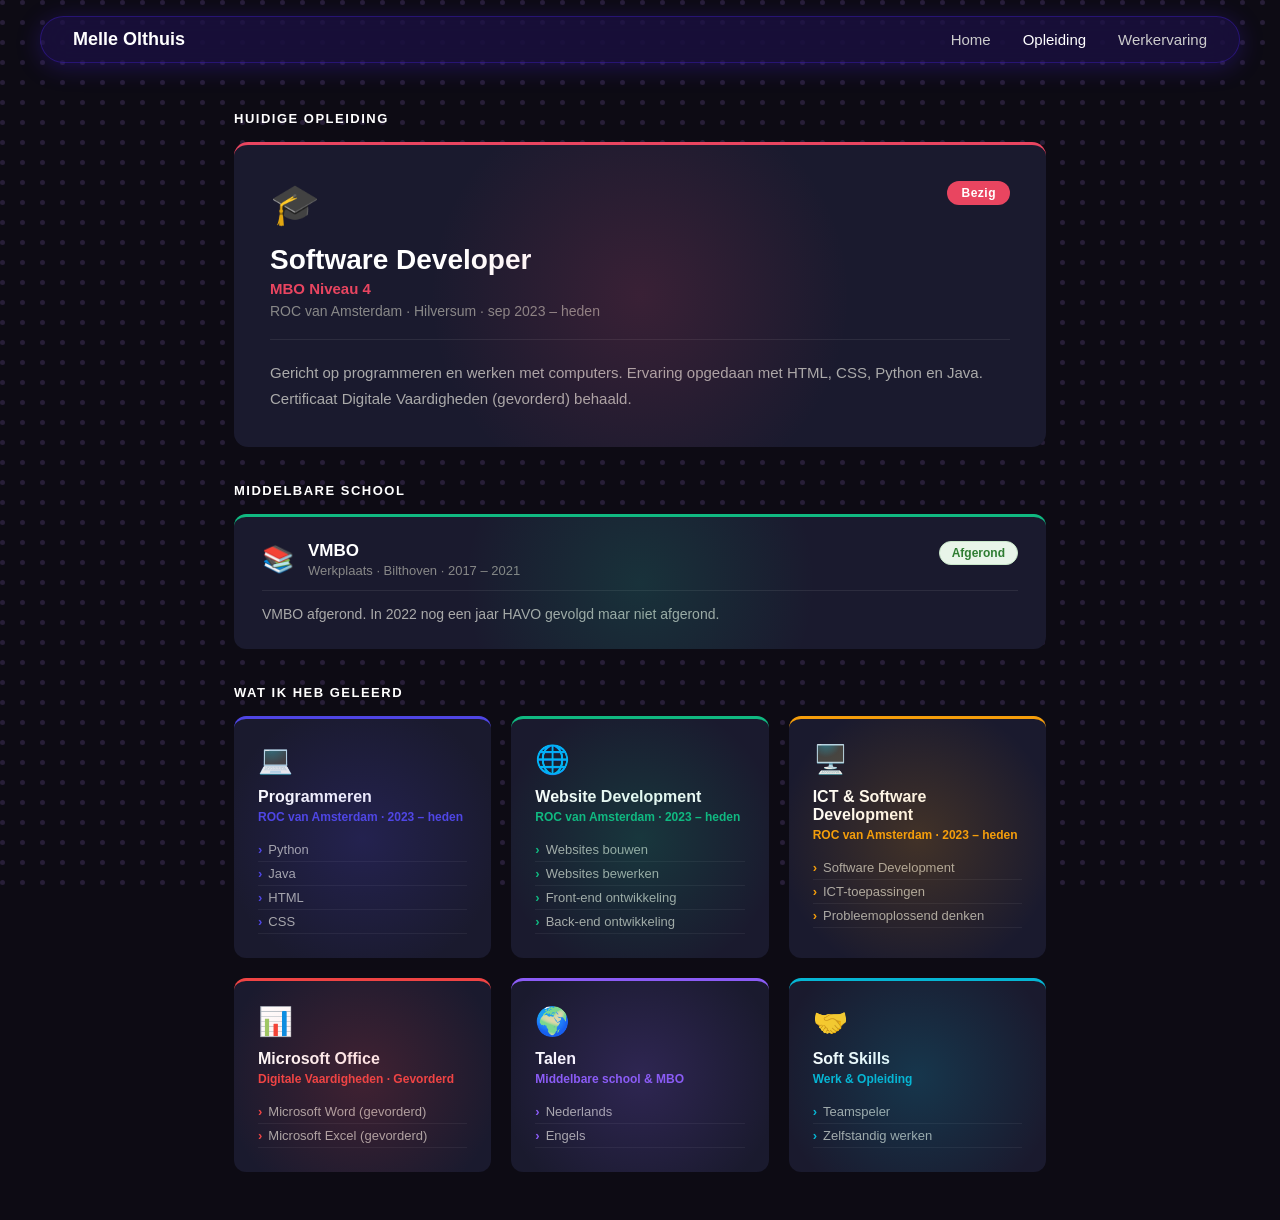
<file: opleiding.html>
﻿<!DOCTYPE html>
<html lang="nl">
<head>
    <meta charset="UTF-8">
    <meta name="viewport" content="width=device-width, initial-scale=1.0">
    <meta name="referrer" content="no-referrer">
    <title>Opleiding – Melle Olthuis</title>
    <link rel="stylesheet" href="style.css">
</head>
<body class="edu-page">

    <canvas id="dot-canvas"></canvas>

    <nav>
        <a href="index.html" class="brand">Melle Olthuis</a>
        <a href="index.html">Home</a>
        <a href="opleiding.html" class="active">Opleiding</a>
        <a href="werkervaring.html">Werkervaring</a>
    </nav>

    <div class="container">

        <div class="section-title">Huidige opleiding</div>

        <div class="current-edu-card">
            <div class="current-edu-top">
                <div class="current-edu-icon">🎓</div>
                <span class="current-edu-badge">Bezig</span>
            </div>
            <h2 class="current-edu-title">Software Developer</h2>
            <p class="current-edu-level">MBO Niveau 4</p>
            <p class="current-edu-school">ROC van Amsterdam · Hilversum · sep 2023 – heden</p>
            <div class="current-edu-divider"></div>
            <p class="current-edu-desc">
                Gericht op programmeren en werken met computers. Ervaring opgedaan met HTML, CSS, Python en Java.
                Certificaat Digitale Vaardigheden (gevorderd) behaald.
            </p>
        </div>

        <div class="section-title">Middelbare school</div>

        <div class="past-edu-card">
            <div class="past-edu-left">
                <div class="past-edu-icon">📚</div>
                <div>
                    <h3 class="past-edu-title">VMBO</h3>
                    <p class="past-edu-school">Werkplaats · Bilthoven · 2017 – 2021</p>
                </div>
            </div>
            <span class="past-edu-badge">Afgerond</span>
            <p class="past-edu-desc">
                VMBO afgerond. In 2022 nog een jaar HAVO gevolgd maar niet afgerond.
            </p>
        </div>

        <div class="section-title">Wat ik heb geleerd</div>

        <div class="learn-grid">

            <div class="learn-card" style="--card-color: #4F46E5;">
                <div class="learn-card-icon">💻</div>
                <h3 class="learn-card-title">Programmeren</h3>
                <p class="learn-card-school">ROC van Amsterdam · 2023 – heden</p>
                <ul class="learn-card-list">
                    <li>Python</li>
                    <li>Java</li>
                    <li>HTML</li>
                    <li>CSS</li>
                </ul>
            </div>

            <div class="learn-card" style="--card-color: #10B981;">
                <div class="learn-card-icon">🌐</div>
                <h3 class="learn-card-title">Website Development</h3>
                <p class="learn-card-school">ROC van Amsterdam · 2023 – heden</p>
                <ul class="learn-card-list">
                    <li>Websites bouwen</li>
                    <li>Websites bewerken</li>
                    <li>Front-end ontwikkeling</li>
                    <li>Back-end ontwikkeling</li>
                </ul>
            </div>

            <div class="learn-card" style="--card-color: #F59E0B;">
                <div class="learn-card-icon">🖥️</div>
                <h3 class="learn-card-title">ICT & Software Development</h3>
                <p class="learn-card-school">ROC van Amsterdam · 2023 – heden</p>
                <ul class="learn-card-list">
                    <li>Software Development</li>
                    <li>ICT-toepassingen</li>
                    <li>Probleemoplossend denken</li>
                </ul>
            </div>

            <div class="learn-card" style="--card-color: #EF4444;">
                <div class="learn-card-icon">📊</div>
                <h3 class="learn-card-title">Microsoft Office</h3>
                <p class="learn-card-school">Digitale Vaardigheden · Gevorderd</p>
                <ul class="learn-card-list">
                    <li>Microsoft Word (gevorderd)</li>
                    <li>Microsoft Excel (gevorderd)</li>
                </ul>
            </div>

            <div class="learn-card" style="--card-color: #8B5CF6;">
                <div class="learn-card-icon">🌍</div>
                <h3 class="learn-card-title">Talen</h3>
                <p class="learn-card-school">Middelbare school & MBO</p>
                <ul class="learn-card-list">
                    <li>Nederlands</li>
                    <li>Engels</li>
                </ul>
            </div>

            <div class="learn-card" style="--card-color: #06B6D4;">
                <div class="learn-card-icon">🤝</div>
                <h3 class="learn-card-title">Soft Skills</h3>
                <p class="learn-card-school">Werk & Opleiding</p>
                <ul class="learn-card-list">
                    <li>Teamspeler</li>
                    <li>Zelfstandig werken</li>
                </ul>
            </div>

        </div>

    </div>

    <script>
    (function () {
        const canvas = document.getElementById('dot-canvas');
        const ctx = canvas.getContext('2d');
        const CFG = { dotSize: 5, gap: 15, proximity: 120, speedTrigger: 80, shockRadius: 250, shockStrength: 5, springK: 180, damping: 12 };
        const BASE   = { r: 39, g: 30, b: 55 };
        const ACTIVE = { r: 82, g: 39, b: 255 };
        let dots = [], pointer = { x: -9999, y: -9999, vx: 0, vy: 0, speed: 0, lastTime: 0, lastX: 0, lastY: 0 }, lastFrame = performance.now();
        function buildGrid() {
            const dpr = window.devicePixelRatio || 1, W = window.innerWidth, H = window.innerHeight;
            canvas.width = W * dpr; canvas.height = H * dpr;
            canvas.style.width = W + 'px'; canvas.style.height = H + 'px';
            ctx.setTransform(dpr, 0, 0, dpr, 0, 0);
            const cell = CFG.dotSize + CFG.gap, cols = Math.ceil(W / cell) + 1, rows = Math.ceil(H / cell) + 1;
            const startX = (W % cell) / 2 + CFG.dotSize / 2, startY = (H % cell) / 2 + CFG.dotSize / 2;
            dots = [];
            for (let r = 0; r < rows; r++) for (let c = 0; c < cols; c++)
                dots.push({ cx: startX + c * cell, cy: startY + r * cell, xOffset: 0, yOffset: 0, vx: 0, vy: 0 });
        }
        function draw(now) {
            const dt = Math.min((now - lastFrame) / 1000, 0.05); lastFrame = now;
            ctx.clearRect(0, 0, window.innerWidth, window.innerHeight);
            const proxSq = CFG.proximity * CFG.proximity;
            for (const dot of dots) {
                if (dot.xOffset || dot.yOffset || dot.vx || dot.vy) {
                    dot.vx += (-CFG.springK * dot.xOffset - CFG.damping * dot.vx) * dt;
                    dot.vy += (-CFG.springK * dot.yOffset - CFG.damping * dot.vy) * dt;
                    dot.xOffset += dot.vx * dt; dot.yOffset += dot.vy * dt;
                    if (Math.abs(dot.xOffset) < 0.05 && Math.abs(dot.yOffset) < 0.05 && Math.abs(dot.vx) < 0.05 && Math.abs(dot.vy) < 0.05)
                        dot.xOffset = dot.yOffset = dot.vx = dot.vy = 0;
                }
                const ox = dot.cx + dot.xOffset, oy = dot.cy + dot.yOffset;
                const dx = dot.cx - pointer.x, dy = dot.cy - pointer.y, dsq = dx * dx + dy * dy;
                let fillStyle;
                if (dsq <= proxSq) {
                    const t = 1 - Math.sqrt(dsq) / CFG.proximity;
                    fillStyle = `rgb(${Math.round(BASE.r+(ACTIVE.r-BASE.r)*t)},${Math.round(BASE.g+(ACTIVE.g-BASE.g)*t)},${Math.round(BASE.b+(ACTIVE.b-BASE.b)*t)})`;
                } else { fillStyle = `rgb(${BASE.r},${BASE.g},${BASE.b})`; }
                ctx.beginPath(); ctx.arc(ox, oy, CFG.dotSize / 2, 0, Math.PI * 2);
                ctx.fillStyle = fillStyle; ctx.fill();
            }
            requestAnimationFrame(draw);
        }
        buildGrid(); requestAnimationFrame(draw);
        function throttle(fn, ms) { let last = 0; return function(...args) { const now = performance.now(); if (now - last >= ms) { last = now; fn.apply(this, args); } }; }
        window.addEventListener('mousemove', throttle(function(e) {
            const now = performance.now(), pr = pointer, dt = pr.lastTime ? now - pr.lastTime : 16;
            const dx = e.clientX - pr.lastX, dy = e.clientY - pr.lastY;
            let vx = dx / dt * 1000, vy = dy / dt * 1000, speed = Math.hypot(vx, vy);
            if (speed > 5000) { const s = 5000 / speed; vx *= s; vy *= s; speed = 5000; }
            pr.lastTime = now; pr.lastX = e.clientX; pr.lastY = e.clientY;
            pr.vx = vx; pr.vy = vy; pr.speed = speed; pr.x = e.clientX; pr.y = e.clientY;
            if (speed > CFG.speedTrigger) {
                for (const dot of dots) {
                    const dist = Math.hypot(dot.cx - pr.x, dot.cy - pr.y);
                    if (dist < CFG.proximity) {
                        const angle = Math.atan2(dot.cy - pr.y, dot.cx - pr.x), force = (1 - dist / CFG.proximity) * speed * 0.003;
                        dot.vx += Math.cos(angle) * force; dot.vy += Math.sin(angle) * force;
                    }
                }
            }
        }, 16), { passive: true });
        window.addEventListener('click', function(e) {
            for (const dot of dots) {
                const dist = Math.hypot(dot.cx - e.clientX, dot.cy - e.clientY);
                if (dist < CFG.shockRadius) {
                    const falloff = 1 - dist / CFG.shockRadius, angle = Math.atan2(dot.cy - e.clientY, dot.cx - e.clientX);
                    dot.vx += Math.cos(angle) * CFG.shockStrength * falloff * 300;
                    dot.vy += Math.sin(angle) * CFG.shockStrength * falloff * 300;
                }
            }
        });
        window.addEventListener('resize', buildGrid);
    })();

        document.querySelectorAll('.learn-card, .current-edu-card, .past-edu-card').forEach(card => {
            card.addEventListener('mousemove', e => {
                const rect = card.getBoundingClientRect();
                card.style.setProperty('--mx', `${e.clientX - rect.left}px`);
                card.style.setProperty('--my', `${e.clientY - rect.top}px`);
            });
        });
    </script>

</body>
</html>
</file>
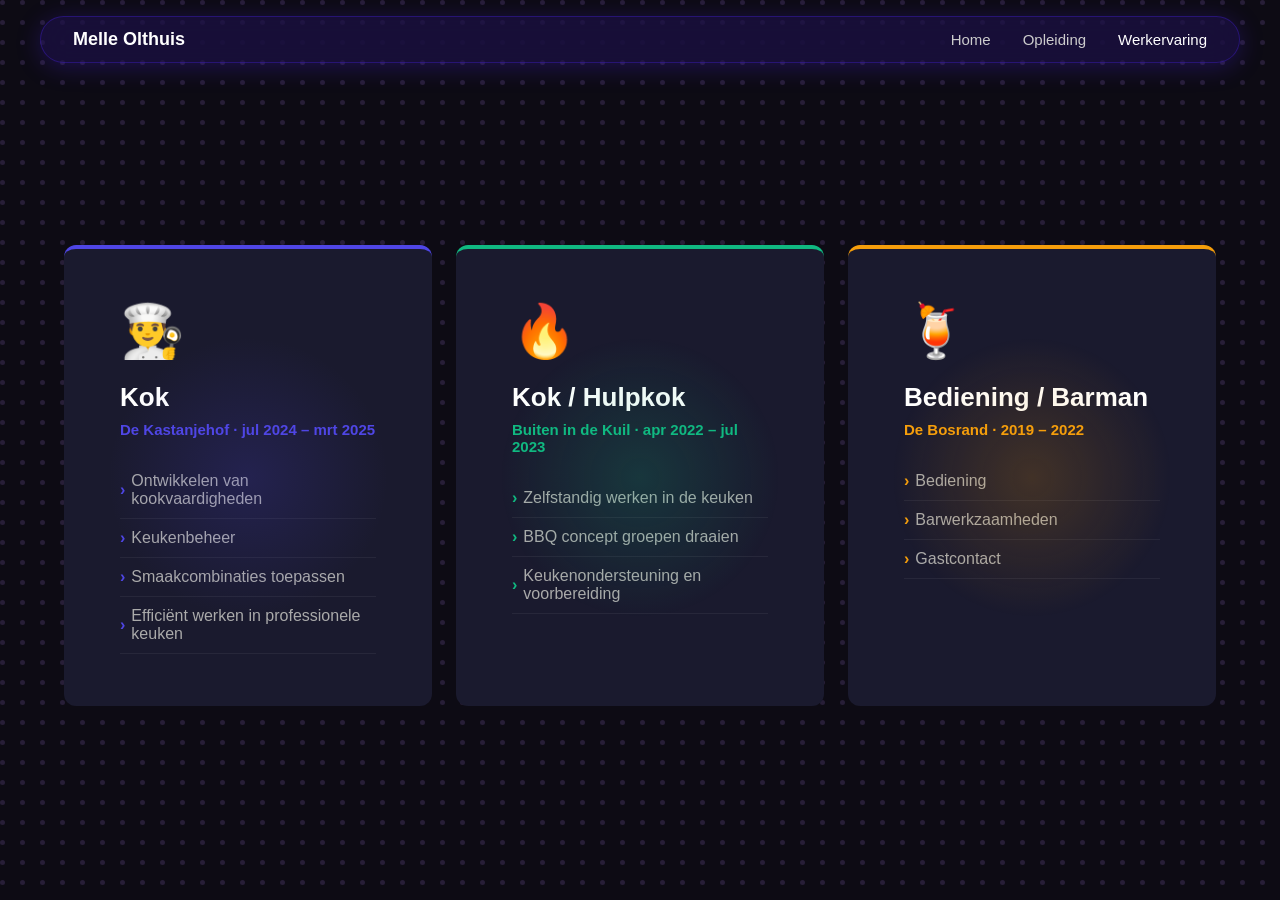
<file: werkervaring.html>
<!DOCTYPE html>
<html lang="nl">
<head>
    <meta charset="UTF-8">
    <meta name="viewport" content="width=device-width, initial-scale=1.0">
    <meta name="referrer" content="no-referrer">
    <title>Werkervaring – Melle Olthuis</title>
    <link rel="stylesheet" href="style.css">
</head>
<body class="werk-page">

    <canvas id="dot-canvas"></canvas>

    <nav>
        <a href="index.html" class="brand">Melle Olthuis</a>
        <a href="index.html">Home</a>
        <a href="opleiding.html">Opleiding</a>
        <a href="werkervaring.html" class="active">Werkervaring</a>
    </nav>

    <div class="container">

        <div class="work-grid">

            <div class="learn-card" style="--card-color: #4F46E5;">
                <div class="learn-card-icon">👨‍🍳</div>
                <h3 class="learn-card-title">Kok</h3>
                <p class="learn-card-school">De Kastanjehof · jul 2024 – mrt 2025</p>
                <ul class="learn-card-list">
                    <li>Ontwikkelen van kookvaardigheden</li>
                    <li>Keukenbeheer</li>
                    <li>Smaakcombinaties toepassen</li>
                    <li>Efficiënt werken in professionele keuken</li>
                </ul>
            </div>

            <div class="learn-card" style="--card-color: #10B981;">
                <div class="learn-card-icon">🔥</div>
                <h3 class="learn-card-title">Kok / Hulpkok</h3>
                <p class="learn-card-school">Buiten in de Kuil · apr 2022 – jul 2023</p>
                <ul class="learn-card-list">
                    <li>Zelfstandig werken in de keuken</li>
                    <li>BBQ concept groepen draaien</li>
                    <li>Keukenondersteuning en voorbereiding</li>
                </ul>
            </div>

            <div class="learn-card" style="--card-color: #F59E0B;">
                <div class="learn-card-icon">🍹</div>
                <h3 class="learn-card-title">Bediening / Barman</h3>
                <p class="learn-card-school">De Bosrand · 2019 – 2022</p>
                <ul class="learn-card-list">
                    <li>Bediening</li>
                    <li>Barwerkzaamheden</li>
                    <li>Gastcontact</li>
                </ul>
            </div>

        </div>

    </div>


    <script>
    (function () {
        const canvas = document.getElementById('dot-canvas');
        const ctx = canvas.getContext('2d');
        const CFG = { dotSize: 5, gap: 15, proximity: 120, speedTrigger: 80, shockRadius: 250, shockStrength: 5, springK: 180, damping: 12 };
        const BASE   = { r: 39, g: 30, b: 55 };
        const ACTIVE = { r: 82, g: 39, b: 255 };
        let dots = [], pointer = { x: -9999, y: -9999, vx: 0, vy: 0, speed: 0, lastTime: 0, lastX: 0, lastY: 0 }, lastFrame = performance.now();
        function buildGrid() {
            const dpr = window.devicePixelRatio || 1, W = window.innerWidth, H = window.innerHeight;
            canvas.width = W * dpr; canvas.height = H * dpr;
            canvas.style.width = W + 'px'; canvas.style.height = H + 'px';
            ctx.setTransform(dpr, 0, 0, dpr, 0, 0);
            const cell = CFG.dotSize + CFG.gap, cols = Math.ceil(W / cell) + 1, rows = Math.ceil(H / cell) + 1;
            const startX = (W % cell) / 2 + CFG.dotSize / 2, startY = (H % cell) / 2 + CFG.dotSize / 2;
            dots = [];
            for (let r = 0; r < rows; r++) for (let c = 0; c < cols; c++)
                dots.push({ cx: startX + c * cell, cy: startY + r * cell, xOffset: 0, yOffset: 0, vx: 0, vy: 0 });
        }
        function draw(now) {
            const dt = Math.min((now - lastFrame) / 1000, 0.05); lastFrame = now;
            ctx.clearRect(0, 0, window.innerWidth, window.innerHeight);
            const proxSq = CFG.proximity * CFG.proximity;
            for (const dot of dots) {
                if (dot.xOffset || dot.yOffset || dot.vx || dot.vy) {
                    dot.vx += (-CFG.springK * dot.xOffset - CFG.damping * dot.vx) * dt;
                    dot.vy += (-CFG.springK * dot.yOffset - CFG.damping * dot.vy) * dt;
                    dot.xOffset += dot.vx * dt; dot.yOffset += dot.vy * dt;
                    if (Math.abs(dot.xOffset) < 0.05 && Math.abs(dot.yOffset) < 0.05 && Math.abs(dot.vx) < 0.05 && Math.abs(dot.vy) < 0.05)
                        dot.xOffset = dot.yOffset = dot.vx = dot.vy = 0;
                }
                const ox = dot.cx + dot.xOffset, oy = dot.cy + dot.yOffset;
                const dx = dot.cx - pointer.x, dy = dot.cy - pointer.y, dsq = dx * dx + dy * dy;
                let fillStyle;
                if (dsq <= proxSq) {
                    const t = 1 - Math.sqrt(dsq) / CFG.proximity;
                    fillStyle = `rgb(${Math.round(BASE.r+(ACTIVE.r-BASE.r)*t)},${Math.round(BASE.g+(ACTIVE.g-BASE.g)*t)},${Math.round(BASE.b+(ACTIVE.b-BASE.b)*t)})`;
                } else { fillStyle = `rgb(${BASE.r},${BASE.g},${BASE.b})`; }
                ctx.beginPath(); ctx.arc(ox, oy, CFG.dotSize / 2, 0, Math.PI * 2);
                ctx.fillStyle = fillStyle; ctx.fill();
            }
            requestAnimationFrame(draw);
        }
        buildGrid(); requestAnimationFrame(draw);
        function throttle(fn, ms) { let last = 0; return function(...args) { const now = performance.now(); if (now - last >= ms) { last = now; fn.apply(this, args); } }; }
        window.addEventListener('mousemove', throttle(function(e) {
            const now = performance.now(), pr = pointer, dt = pr.lastTime ? now - pr.lastTime : 16;
            const dx = e.clientX - pr.lastX, dy = e.clientY - pr.lastY;
            let vx = dx / dt * 1000, vy = dy / dt * 1000, speed = Math.hypot(vx, vy);
            if (speed > 5000) { const s = 5000 / speed; vx *= s; vy *= s; speed = 5000; }
            pr.lastTime = now; pr.lastX = e.clientX; pr.lastY = e.clientY;
            pr.vx = vx; pr.vy = vy; pr.speed = speed; pr.x = e.clientX; pr.y = e.clientY;
            if (speed > CFG.speedTrigger) {
                for (const dot of dots) {
                    const dist = Math.hypot(dot.cx - pr.x, dot.cy - pr.y);
                    if (dist < CFG.proximity) {
                        const angle = Math.atan2(dot.cy - pr.y, dot.cx - pr.x), force = (1 - dist / CFG.proximity) * speed * 0.003;
                        dot.vx += Math.cos(angle) * force; dot.vy += Math.sin(angle) * force;
                    }
                }
            }
        }, 16), { passive: true });
        window.addEventListener('click', function(e) {
            for (const dot of dots) {
                const dist = Math.hypot(dot.cx - e.clientX, dot.cy - e.clientY);
                if (dist < CFG.shockRadius) {
                    const falloff = 1 - dist / CFG.shockRadius, angle = Math.atan2(dot.cy - e.clientY, dot.cx - e.clientX);
                    dot.vx += Math.cos(angle) * CFG.shockStrength * falloff * 300;
                    dot.vy += Math.sin(angle) * CFG.shockStrength * falloff * 300;
                }
            }
        });
        window.addEventListener('resize', buildGrid);
    })();

    document.querySelectorAll('.learn-card').forEach(card => {
        card.addEventListener('mousemove', e => {
            const rect = card.getBoundingClientRect();
            card.style.setProperty('--mx', `${e.clientX - rect.left}px`);
            card.style.setProperty('--my', `${e.clientY - rect.top}px`);
        });
    });
    </script>

</body>
</html>
</file>
<file: style.css>
﻿/* =====================
   Algemeen
   ===================== */

* {
    margin: 0;
    padding: 0;
    box-sizing: border-box;
}

body {
    font-family: 'Segoe UI', Tahoma, Geneva, Verdana, sans-serif;
    background-color: #f4f6f8;
    color: #333;
    overflow-x: hidden;
}

body.home-page {
    background: #0d0b14;
    min-height: 100vh;
    display: flex;
    flex-direction: column;
}

body.edu-page,
body.werk-page {
    background: #0d0b14;
}

body.werk-page {
    min-height: 100vh;
    display: flex;
    flex-direction: column;
}

body.edu-page .container,
body.werk-page .container {
    position: relative;
    z-index: 1;
}

body.werk-page .container {
    max-width: 1200px;
    margin: auto;
    width: 100%;
}

body.edu-page .section-title,
body.werk-page .section-title {
    color: #fff;
}

body.edu-page .cert-card {
    background: #1a1a2e;
    border: 1px solid rgba(255,255,255,0.08);
}

body.edu-page .cert-name {
    color: #fff;
}

body.edu-page .cert-issuer {
    color: #888;
}

/* =====================
   BlobCursor
   ===================== */

.blob-container {
    position: fixed;
    inset: 0;
    pointer-events: none;
    z-index: 100;
}

.blob-main {
    position: absolute;
    inset: 0;
    overflow: hidden;
}

.blob-el {
    position: absolute;
    border-radius: 50%;
    background: #5227FF;
    transform: translate(-50%, -50%);
    will-change: left, top;
}

.inner-dot {
    position: absolute;
    border-radius: 50%;
    background: rgba(255, 255, 255, 0.8);
}

/* =====================
   Navigatie
   ===================== */

nav {
    background: rgba(82, 39, 255, 0.15);
    backdrop-filter: blur(16px);
    -webkit-backdrop-filter: blur(16px);
    border: 1px solid rgba(82, 39, 255, 0.3);
    padding: 12px 32px;
    display: flex;
    gap: 32px;
    align-items: center;
    position: sticky;
    top: 16px;
    z-index: 100;
    margin: 16px auto 0;
    max-width: 1200px;
    width: calc(100% - 32px);
    justify-content: space-between;
    border-radius: 999px;
    box-shadow: 0 4px 24px rgba(82, 39, 255, 0.25);
}

nav a {
    color: #ccc;
    text-decoration: none;
    font-size: 15px;
    transition: color 0.2s;
}

nav a:hover, nav a.active {
    color: #fff;
}

nav .brand {
    color: #fff;
    font-weight: 700;
    font-size: 18px;
    margin-right: auto;
}

/* =====================
   Pagina-header (werkervaring & opleiding)
   ===================== */

.page-header {
    background: linear-gradient(135deg, #1a1a2e 0%, #16213e 60%, #0f3460 100%);
    color: white;
    padding: 48px 40px;
    text-align: center;
}

.page-header h1 {
    font-size: 34px;
    margin-bottom: 8px;
}

.page-header p {
    color: #aaa;
    font-size: 16px;
}

/* =====================
   Container
   ===================== */

.container {
    max-width: 860px;
    margin: 48px auto;
    padding: 0 24px;
}

/* =====================
   Home – Hero
   ===================== */

.hero {
    background: linear-gradient(135deg, #1a1a2e 0%, #16213e 60%, #0f3460 100%);
    color: white;
    padding: 80px 40px;
    text-align: center;
    position: relative;
    overflow: hidden;
}

body.home-page .hero {
    background: transparent;
    flex: 1;
    display: flex;
    align-items: center;
    justify-content: center;
    padding: 40px;
    position: relative;
    z-index: 1;
}

#fluid,
#dot-canvas,
#silk-bg {
    position: fixed;
    inset: 0;
    width: 100vw;
    height: 100vh;
    pointer-events: none;
    z-index: 0;
}

.hero-content {
    position: relative;
    z-index: 1;
}

.hero .avatar {
    width: 200px;
    height: 200px;
    border-radius: 50%;
    border: 4px solid #5227FF;
    margin: 0 auto 24px;
    display: block;
    object-fit: cover;
}

.hero h1 {
    font-size: 42px;
    margin-bottom: 8px;
}

.hero p.subtitle {
    font-size: 18px;
    color: #fff;
    margin-bottom: 32px;
    background: rgba(13, 11, 20, 0.55);
    backdrop-filter: blur(18px);
    -webkit-backdrop-filter: blur(18px);
    border: 1px solid rgba(82, 39, 255, 0.2);
    border-radius: 16px;
    padding: 24px 28px;
    box-shadow: 0 8px 32px rgba(0, 0, 0, 0.4);
}

.contact-bar {
    display: flex;
    gap: 24px;
    justify-content: center;
    flex-wrap: wrap;
    font-size: 14px;
    color: #fff;
}

.contact-bar span {
    display: flex;
    align-items: center;
    gap: 6px;
}

/* =====================
   Home – Cards
   ===================== */

.card {
    background: white;
    border-radius: 10px;
    padding: 32px;
    margin-bottom: 24px;
    box-shadow: 0 2px 8px rgba(0,0,0,0.07);
}

.card h2 {
    font-size: 20px;
    color: #1a1a2e;
    margin-bottom: 16px;
    padding-bottom: 10px;
    border-bottom: 2px solid #e94560;
    display: inline-block;
}

.card p {
    line-height: 1.7;
    color: #555;
}

.skills {
    display: flex;
    flex-wrap: wrap;
    gap: 10px;
    margin-top: 8px;
}

.skill-tag {
    background: #f0f4ff;
    color: #1a1a2e;
    border: 1px solid #c5d0e8;
    padding: 6px 14px;
    border-radius: 20px;
    font-size: 14px;
}

.cta-links {
    display: flex;
    gap: 16px;
    flex-wrap: wrap;
    margin-top: 20px;
    justify-content: center;
}

.cta-links a {
    display: inline-block;
    padding: 12px 28px;
    border-radius: 999px;
    text-decoration: none;
    font-weight: 600;
    color: #fff;
    background: rgba(82, 39, 255, 0.15);
    backdrop-filter: blur(16px);
    -webkit-backdrop-filter: blur(16px);
    border: 1px solid rgba(82, 39, 255, 0.3);
    box-shadow: 0 4px 24px rgba(82, 39, 255, 0.25);
    transition: background 0.2s, box-shadow 0.2s;
}

.cta-links a:hover {
    background: rgba(82, 39, 255, 0.3);
    box-shadow: 0 4px 32px rgba(82, 39, 255, 0.45);
}

/* =====================
   Werkervaring – Tijdlijn
   ===================== */

.timeline {
    position: relative;
    padding-left: 36px;
}

.timeline::before {
    content: '';
    position: absolute;
    left: 10px;
    top: 0;
    bottom: 0;
    width: 2px;
    background: #dde3ef;
}

.timeline-item {
    position: relative;
    background: white;
    border-radius: 10px;
    padding: 28px 28px 28px 32px;
    margin-bottom: 24px;
    box-shadow: 0 2px 8px rgba(0,0,0,0.07);
}

.timeline-item::before {
    content: '';
    position: absolute;
    left: -30px;
    top: 32px;
    width: 14px;
    height: 14px;
    border-radius: 50%;
    background: #e94560;
    border: 3px solid white;
    box-shadow: 0 0 0 2px #e94560;
}

.job-header {
    display: flex;
    justify-content: space-between;
    align-items: flex-start;
    flex-wrap: wrap;
    gap: 8px;
    margin-bottom: 6px;
}

.job-title {
    font-size: 18px;
    font-weight: 700;
    color: #1a1a2e;
}

.job-period {
    font-size: 13px;
    color: #e94560;
    font-weight: 600;
    background: #fff0f3;
    padding: 4px 10px;
    border-radius: 20px;
    white-space: nowrap;
}

.job-company {
    font-size: 15px;
    color: #666;
    margin-bottom: 14px;
}

.job-description {
    font-size: 15px;
    line-height: 1.7;
    color: #555;
}

.job-description ul {
    padding-left: 20px;
    margin-top: 8px;
}

.job-description li {
    margin-bottom: 6px;
}

.tags {
    display: flex;
    flex-wrap: wrap;
    gap: 8px;
    margin-top: 14px;
}

.tag {
    background: #f0f4ff;
    color: #1a1a2e;
    border: 1px solid #c5d0e8;
    padding: 4px 12px;
    border-radius: 20px;
    font-size: 13px;
}

/* =====================
   Opleiding – Huidig kaartje
   ===================== */

.current-edu-card {
    --card-color: #e94560;
    --mx: 50%;
    --my: 50%;
    position: relative;
    background: #1a1a2e;
    border-radius: 14px;
    padding: 36px;
    margin-bottom: 12px;
    border-top: 3px solid var(--card-color);
    overflow: hidden;
    transition: transform 0.2s, box-shadow 0.2s;
}

.current-edu-card::before {
    content: '';
    position: absolute;
    inset: 0;
    background: radial-gradient(
        300px circle at var(--mx) var(--my),
        color-mix(in srgb, var(--card-color) 15%, transparent),
        transparent 70%
    );
    pointer-events: none;
}

.current-edu-card:hover {
    transform: translateY(-4px);
    box-shadow: 0 8px 24px rgba(0,0,0,0.25);
}

.current-edu-top {
    display: flex;
    justify-content: space-between;
    align-items: flex-start;
    margin-bottom: 16px;
}

.current-edu-icon {
    font-size: 40px;
}

.current-edu-badge {
    background: #e94560;
    color: white;
    font-size: 12px;
    font-weight: 700;
    padding: 5px 14px;
    border-radius: 20px;
    letter-spacing: 0.5px;
}

.current-edu-title {
    font-size: 28px;
    font-weight: 800;
    color: #fff;
    margin-bottom: 4px;
}

.current-edu-level {
    font-size: 15px;
    color: var(--card-color);
    font-weight: 600;
    margin-bottom: 6px;
}

.current-edu-school {
    font-size: 14px;
    color: #888;
    margin-bottom: 0;
}

.current-edu-divider {
    height: 1px;
    background: rgba(255,255,255,0.08);
    margin: 20px 0;
}

.current-edu-desc {
    font-size: 15px;
    color: #aaa;
    line-height: 1.7;
}

.past-edu-card {
    --card-color: #10B981;
    --mx: 50%;
    --my: 50%;
    position: relative;
    background: #1a1a2e;
    border-radius: 12px;
    padding: 24px 28px;
    margin-bottom: 12px;
    border-top: 3px solid var(--card-color);
    overflow: hidden;
    display: grid;
    grid-template-columns: 1fr auto;
    grid-template-rows: auto auto;
    gap: 4px 16px;
    align-items: start;
    transition: transform 0.2s, box-shadow 0.2s;
}

.past-edu-card::before {
    content: '';
    position: absolute;
    inset: 0;
    background: radial-gradient(
        250px circle at var(--mx) var(--my),
        color-mix(in srgb, var(--card-color) 15%, transparent),
        transparent 70%
    );
    pointer-events: none;
}

.past-edu-card:hover {
    transform: translateY(-4px);
    box-shadow: 0 8px 24px rgba(0,0,0,0.25);
}

.past-edu-left {
    display: flex;
    align-items: center;
    gap: 14px;
}

.past-edu-icon {
    font-size: 26px;
    flex-shrink: 0;
}

.past-edu-title {
    font-size: 17px;
    font-weight: 700;
    color: #fff;
    margin: 0;
}

.past-edu-school {
    font-size: 13px;
    color: #888;
    margin: 2px 0 0;
}

.past-edu-badge {
    background: #e8f5e9;
    color: #2e7d32;
    border: 1px solid #c8e6c9;
    font-size: 12px;
    font-weight: 700;
    padding: 4px 12px;
    border-radius: 20px;
    white-space: nowrap;
    align-self: start;
}

.past-edu-desc {
    font-size: 14px;
    color: #aaa;
    line-height: 1.6;
    grid-column: 1 / -1;
    margin-top: 8px;
    padding-top: 12px;
    border-top: 1px solid rgba(255,255,255,0.08);
}

/* =====================
   Opleiding – Leerkaartjes
   ===================== */

.learn-grid {
    display: grid;
    grid-template-columns: repeat(3, 1fr);
    gap: 20px;
    margin-bottom: 12px;
}


.learn-card {
    --card-color: #4F46E5;
    --mx: 50%;
    --my: 50%;
    position: relative;
    background: #1a1a2e;
    border-radius: 12px;
    padding: 24px;
    overflow: hidden;
    border-top: 3px solid var(--card-color);
    transition: transform 0.2s, box-shadow 0.2s;
    cursor: default;
}

.learn-card::before {
    content: '';
    position: absolute;
    inset: 0;
    background: radial-gradient(
        200px circle at var(--mx) var(--my),
        color-mix(in srgb, var(--card-color) 18%, transparent),
        transparent 70%
    );
    pointer-events: none;
}

.learn-card:hover {
    transform: translateY(-4px);
    box-shadow: 0 8px 24px rgba(0,0,0,0.25);
}

.learn-card-icon {
    font-size: 28px;
    margin-bottom: 12px;
}

.learn-card-title {
    font-size: 16px;
    font-weight: 700;
    color: #fff;
    margin-bottom: 4px;
}

.learn-card-school {
    font-size: 12px;
    color: var(--card-color);
    margin-bottom: 14px;
    font-weight: 600;
}

.learn-card-list {
    list-style: none;
    padding: 0;
    margin: 0;
}

.learn-card-list li {
    font-size: 13px;
    color: #aaa;
    padding: 4px 0;
    border-bottom: 1px solid rgba(255,255,255,0.06);
    display: flex;
    align-items: center;
    gap: 6px;
}

.learn-card-list li::before {
    content: '›';
    color: var(--card-color);
    font-weight: 700;
}

/* =====================
   Werkervaring – Grote kaartjes
   ===================== */

.work-grid {
    display: grid;
    grid-template-columns: repeat(3, 1fr);
    gap: 24px;
    margin-bottom: 12px;
    min-width: 0;
}

.work-grid .learn-card {
    min-width: 0;
}

.work-grid .learn-card {
    padding: 52px 56px;
    border-top-width: 4px;
}

.work-grid .learn-card-icon {
    font-size: 52px;
    margin-bottom: 20px;
}

.work-grid .learn-card-title {
    font-size: 26px;
    margin-bottom: 8px;
}

.work-grid .learn-card-school {
    font-size: 15px;
    margin-bottom: 24px;
}

.work-grid .learn-card-list li {
    font-size: 16px;
    padding: 10px 0;
}

/* =====================
   Opleiding
   ===================== */

.section-title {
    font-size: 13px;
    font-weight: 700;
    letter-spacing: 1.5px;
    text-transform: uppercase;
    color: #999;
    margin-bottom: 16px;
    margin-top: 36px;
}

.edu-card {
    background: white;
    border-radius: 10px;
    padding: 28px;
    margin-bottom: 18px;
    box-shadow: 0 2px 8px rgba(0,0,0,0.07);
    display: flex;
    gap: 20px;
    align-items: flex-start;
}

.edu-icon {
    width: 48px;
    height: 48px;
    border-radius: 10px;
    background: #1a1a2e;
    display: flex;
    align-items: center;
    justify-content: center;
    font-size: 22px;
    flex-shrink: 0;
}

.edu-content {
    flex: 1;
}

.edu-header {
    display: flex;
    justify-content: space-between;
    align-items: flex-start;
    flex-wrap: wrap;
    gap: 8px;
    margin-bottom: 4px;
}

.edu-title {
    font-size: 17px;
    font-weight: 700;
    color: #1a1a2e;
}

.edu-period {
    font-size: 13px;
    color: #e94560;
    font-weight: 600;
    background: #fff0f3;
    padding: 4px 10px;
    border-radius: 20px;
    white-space: nowrap;
}

.edu-school {
    font-size: 14px;
    color: #666;
    margin-bottom: 10px;
}

.edu-description {
    font-size: 14px;
    line-height: 1.7;
    color: #555;
}

.edu-description ul {
    padding-left: 18px;
    margin-top: 6px;
}

.edu-description li {
    margin-bottom: 4px;
}

.badge {
    display: inline-block;
    background: #e8f5e9;
    color: #2e7d32;
    border: 1px solid #c8e6c9;
    padding: 3px 10px;
    border-radius: 20px;
    font-size: 12px;
    font-weight: 600;
    margin-top: 10px;
}

.cert-card {
    background: white;
    border-radius: 10px;
    padding: 20px 28px;
    margin-bottom: 12px;
    box-shadow: 0 2px 8px rgba(0,0,0,0.07);
    display: flex;
    justify-content: space-between;
    align-items: center;
    flex-wrap: wrap;
    gap: 8px;
}

.cert-name {
    font-size: 15px;
    font-weight: 600;
    color: #1a1a2e;
}

.cert-issuer {
    font-size: 13px;
    color: #888;
    margin-top: 2px;
}

.cert-year {
    font-size: 13px;
    color: #e94560;
    font-weight: 600;
}

/* =====================
   Mobiel
   ===================== */

@media (max-width: 900px) {
    nav {
        gap: 16px;
        padding: 10px 20px;
        top: 8px;
        width: calc(100% - 24px);
    }

    nav .brand {
        font-size: 15px;
    }

    nav a {
        font-size: 13px;
    }

    .hero {
        padding: 24px 16px;
    }

    .hero h1 {
        font-size: 28px;
    }

    .hero p.subtitle {
        font-size: 15px;
    }

    .hero .avatar {
        width: 130px;
        height: 130px;
    }

    .contact-bar {
        flex-direction: column;
        gap: 8px;
        align-items: center;
    }

    .cta-links {
        flex-direction: column;
        align-items: center;
    }

    .learn-grid {
        grid-template-columns: 1fr;
    }

    .work-grid {
        grid-template-columns: 1fr;
    }

    .work-grid .learn-card {
        padding: 24px 20px;
    }

    .work-grid .learn-card-icon {
        font-size: 32px;
        margin-bottom: 12px;
    }

    .work-grid .learn-card-title {
        font-size: 20px;
        margin-bottom: 6px;
    }

    .work-grid .learn-card-school {
        font-size: 13px;
        margin-bottom: 16px;
    }

    .work-grid .learn-card-list li {
        font-size: 14px;
        padding: 7px 0;
    }

    .container {
        margin: 32px auto;
        padding: 0 16px;
    }

    body.werk-page .container {
        padding: 0 16px;
        margin-top: 32px;
    }
}
</file>
